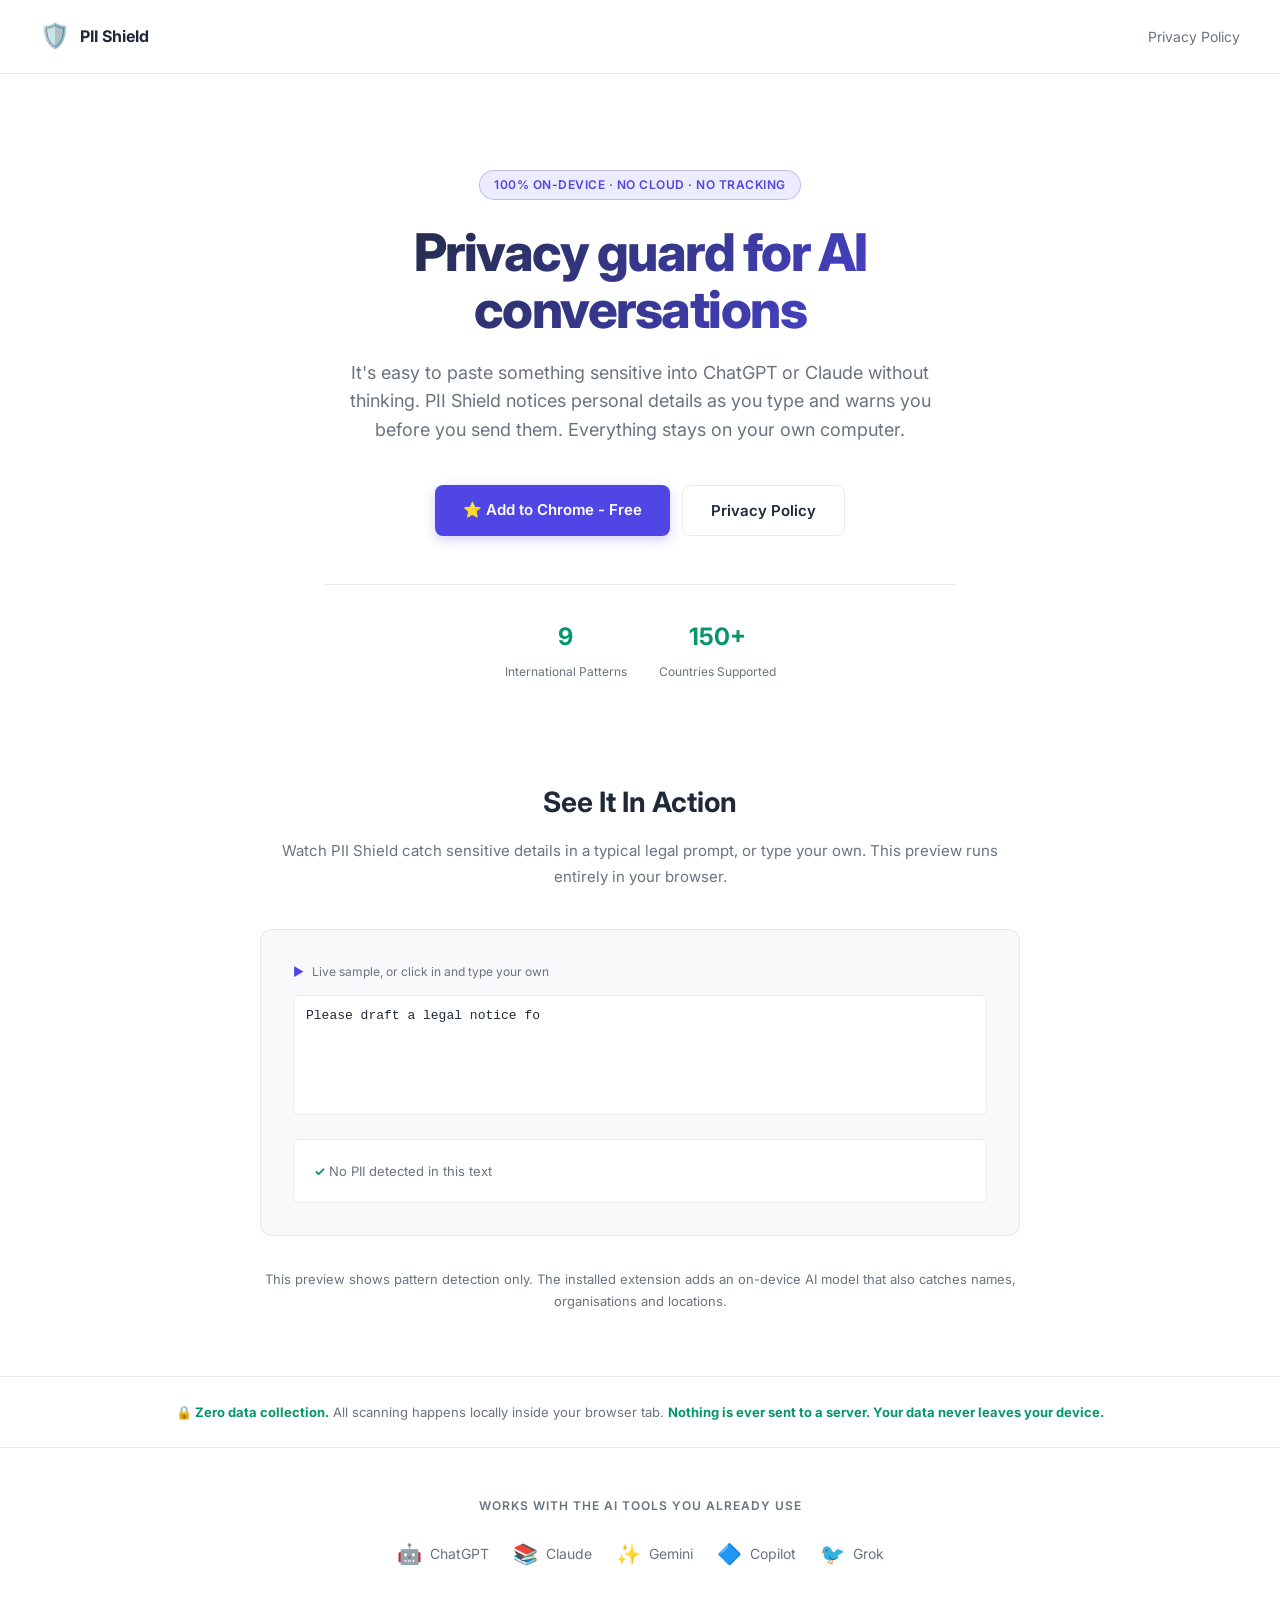
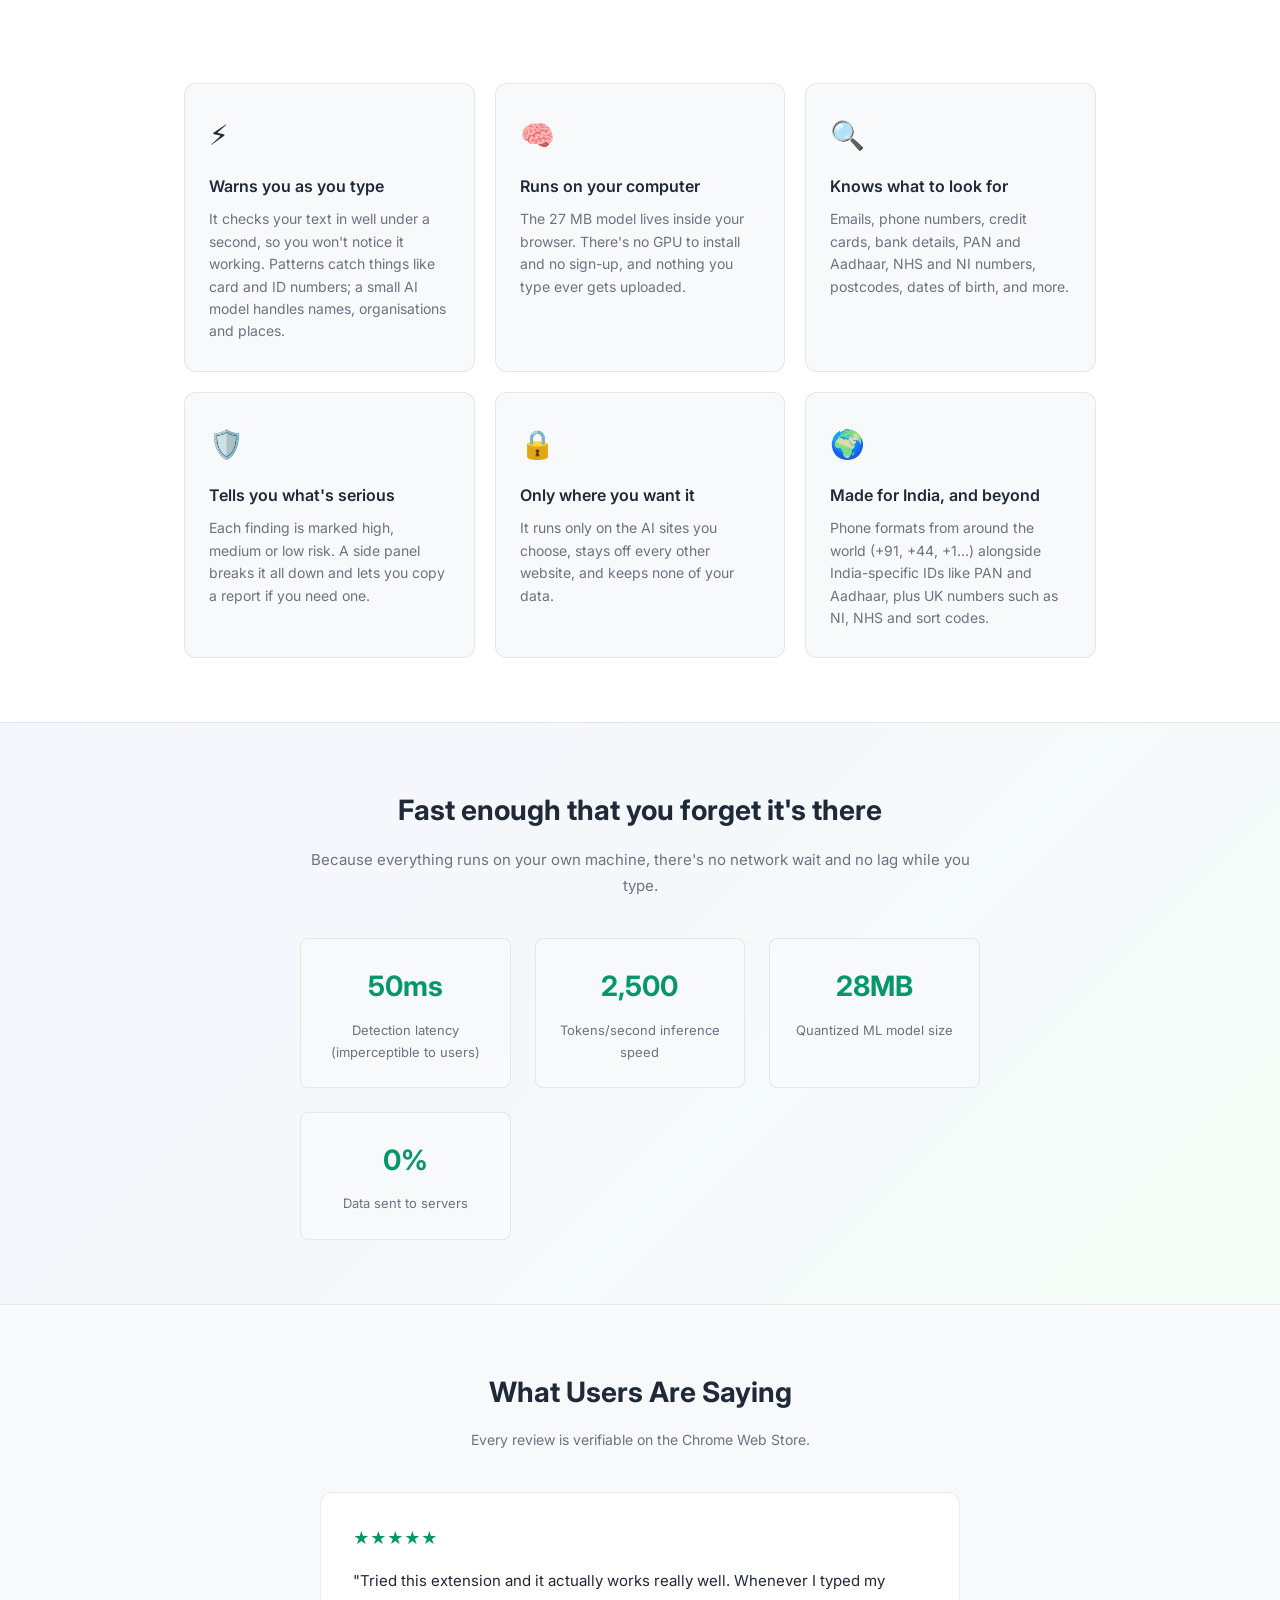
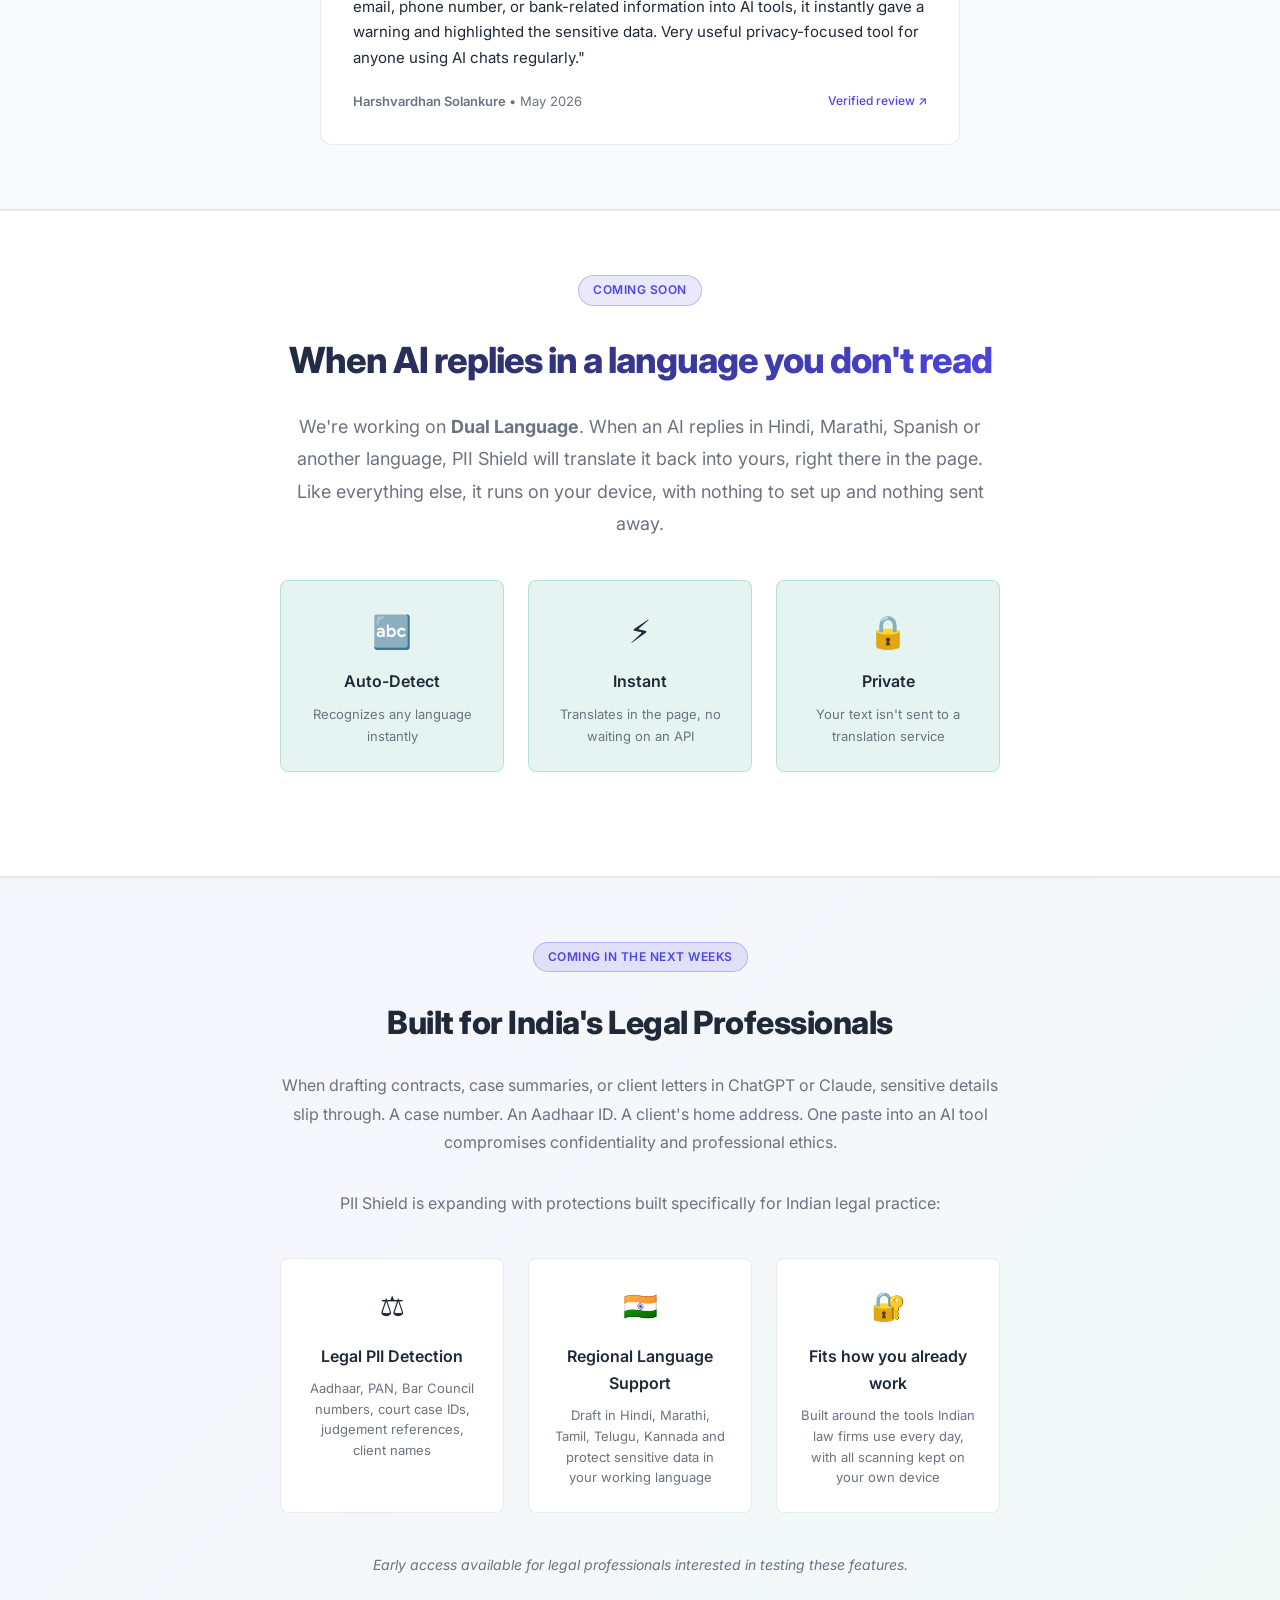
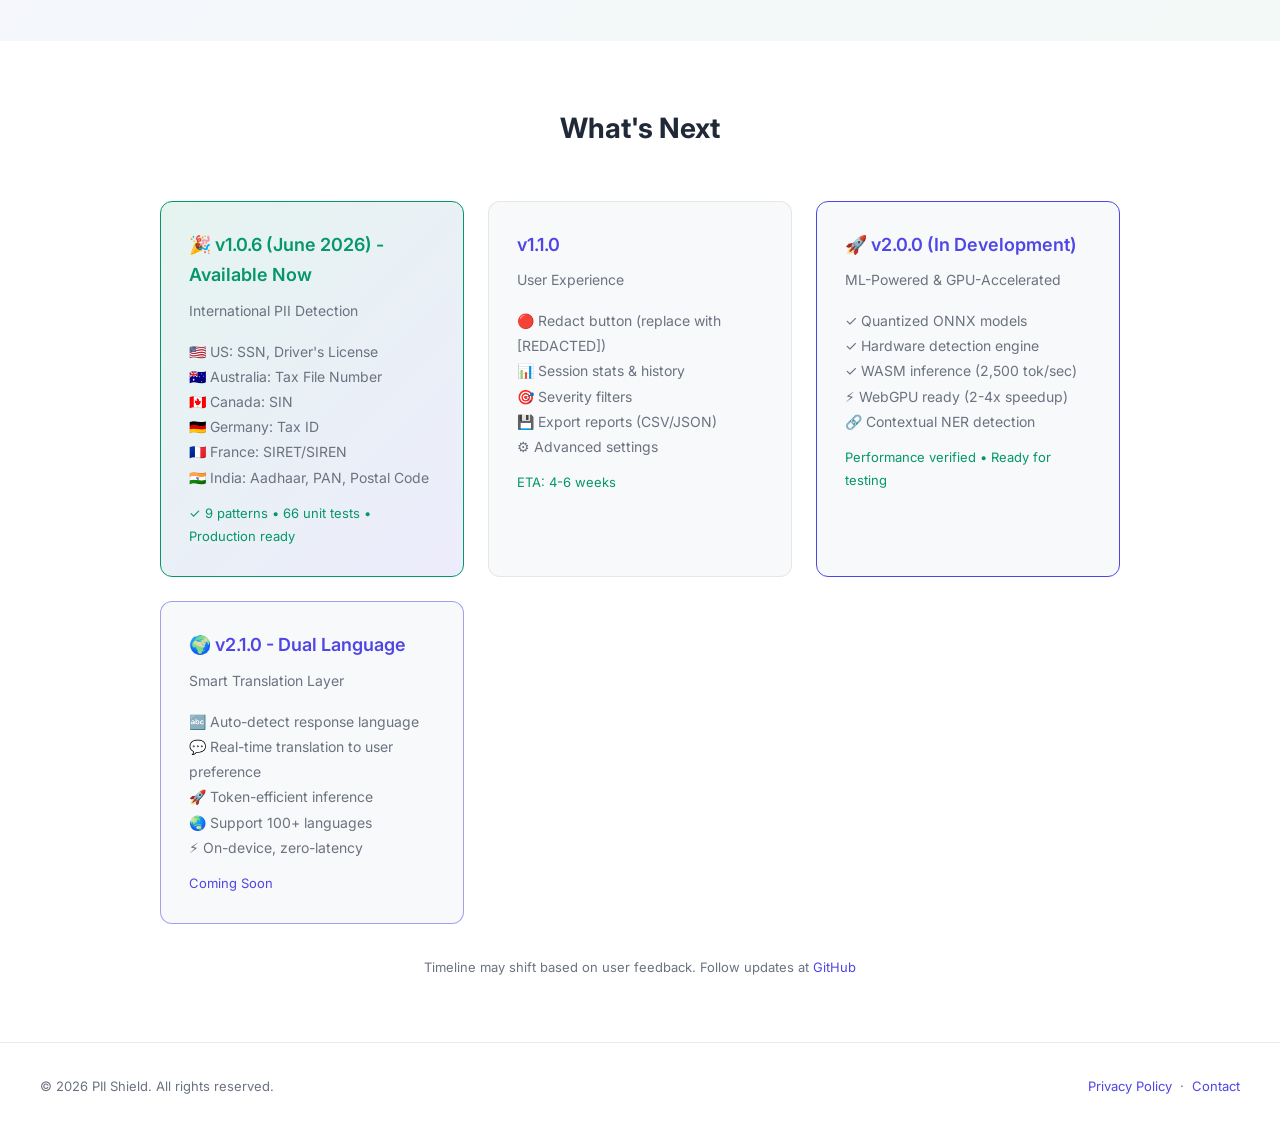
<file: index.html>
<!DOCTYPE html>
<html lang="en">
<head>
  <meta charset="UTF-8">
  <meta name="viewport" content="width=device-width, initial-scale=1.0">
  <title>PII Shield - Privacy Guard for AI Conversations</title>
  <meta name="description" content="PII Shield is a privacy-first Chrome extension that detects personal information in real time as you type, entirely on your device.">
  <link rel="preconnect" href="https://fonts.googleapis.com">
  <link href="https://fonts.googleapis.com/css2?family=Inter:wght@400;500;600;700;800&display=swap" rel="stylesheet">
  <style>
    *, *::before, *::after { box-sizing: border-box; margin: 0; padding: 0; }

    :root {
      --bg:       #ffffff;
      --bg2:      #f8f9fa;
      --border:   rgba(0,0,0,0.08);
      --text:     #1f2937;
      --muted:    #6b7280;
      --accent:   #4f46e5;
      --safe:     #059669;
    }

    body {
      font-family: 'Inter', system-ui, sans-serif;
      background: var(--bg);
      color: var(--text);
      line-height: 1.7;
    }

    /* Nav */
    nav {
      border-bottom: 1px solid var(--border);
      padding: 16px 40px;
      display: flex;
      align-items: center;
      justify-content: space-between;
    }

    .nav-logo { display: flex; align-items: center; gap: 10px; text-decoration: none; }
    .nav-logo-icon { font-size: 24px; }
    .nav-logo-name { font-size: 16px; font-weight: 700; color: var(--text); }

    nav a.nav-link {
      color: var(--muted);
      text-decoration: none;
      font-size: 14px;
      transition: color 0.2s;
    }
    nav a.nav-link:hover { color: var(--text); }

    /* Hero */
    .hero {
      text-align: center;
      padding: 96px 24px 80px;
      max-width: 680px;
      margin: 0 auto;
    }

    .hero-badge {
      display: inline-block;
      background: rgba(79,70,229,0.1);
      border: 1px solid rgba(79,70,229,0.3);
      color: #4f46e5;
      font-size: 12px;
      font-weight: 600;
      padding: 4px 14px;
      border-radius: 20px;
      margin-bottom: 24px;
      letter-spacing: 0.5px;
      text-transform: uppercase;
    }

    h1 {
      font-size: clamp(30px, 9vw, 52px);
      font-weight: 800;
      letter-spacing: -1.5px;
      line-height: 1.1;
      margin-bottom: 20px;
      background: linear-gradient(135deg, #1f2937 0%, #4f46e5 100%);
      -webkit-background-clip: text;
      -webkit-text-fill-color: transparent;
    }

    .hero-sub {
      font-size: 18px;
      color: var(--muted);
      margin-bottom: 40px;
      line-height: 1.6;
    }

    .cta-row {
      display: flex;
      gap: 12px;
      justify-content: center;
      flex-wrap: wrap;
    }

    .btn-primary {
      background: var(--accent);
      color: #fff;
      padding: 12px 28px;
      border-radius: 8px;
      font-size: 15px;
      font-weight: 600;
      text-decoration: none;
      transition: all 0.2s;
      box-shadow: 0 4px 12px rgba(79,70,229,0.25);
    }
    .btn-primary:hover { opacity: 0.9; transform: translateY(-2px); box-shadow: 0 6px 16px rgba(79,70,229,0.35); }

    .btn-secondary {
      background: transparent;
      color: var(--text);
      padding: 12px 28px;
      border-radius: 8px;
      font-size: 15px;
      font-weight: 600;
      text-decoration: none;
      border: 1px solid var(--border);
      transition: all 0.2s;
    }
    .btn-secondary:hover { border-color: var(--accent); color: var(--accent); }

    /* Features */
    .features {
      max-width: 960px;
      margin: 0 auto;
      padding: 64px 24px;
      display: grid;
      grid-template-columns: repeat(auto-fit, minmax(260px, 1fr));
      gap: 20px;
    }

    .feature-card {
      background: var(--bg2);
      border: 1px solid var(--border);
      border-radius: 12px;
      padding: 28px 24px;
    }

    .feature-icon { font-size: 28px; margin-bottom: 14px; }
    .feature-title { font-size: 16px; font-weight: 600; margin-bottom: 8px; }
    .feature-desc { font-size: 14px; color: var(--muted); line-height: 1.6; }

    /* Trust bar */
    .trust-bar {
      border-top: 1px solid var(--border);
      border-bottom: 1px solid var(--border);
      padding: 24px;
      text-align: center;
    }

    .trust-bar p {
      font-size: 13px;
      color: var(--muted);
    }

    .trust-bar strong { color: var(--safe); }

    /* Footer */
    footer {
      padding: 32px 40px;
      border-top: 1px solid var(--border);
      display: flex;
      align-items: center;
      justify-content: space-between;
      font-size: 13px;
      color: var(--muted);
      flex-wrap: wrap;
      gap: 12px;
    }

    footer a { color: var(--accent); text-decoration: none; }
    footer a:hover { text-decoration: underline; }

    /* Robot mascot container */
    @media (prefers-reduced-motion: reduce) {
      #robot-container { display: none !important; }
    }
  </style>
</head>
<body>

  <nav>
    <a class="nav-logo" href="/">
      <span class="nav-logo-icon">🛡️</span>
      <span class="nav-logo-name">PII Shield</span>
    </a>
    <a class="nav-link" href="privacy-policy.html">Privacy Policy</a>
  </nav>

  <section class="hero">
    <div class="hero-badge">100% On-Device · No Cloud · No Tracking</div>
    <h1>Privacy guard for AI conversations</h1>
    <p class="hero-sub">It's easy to paste something sensitive into ChatGPT or Claude without thinking. PII Shield notices personal details as you type and warns you before you send them. Everything stays on your own computer.</p>
    <div class="cta-row">
      <a class="btn-primary" href="https://chrome.google.com/webstore/detail/lminoedimombmbpojgnefeogjfojmkpl" target="_blank">⭐ Add to Chrome - Free</a>
      <a class="btn-secondary" href="privacy-policy.html">Privacy Policy</a>
    </div>

    <!-- Quick Stats Row -->
    <div style="display: flex; justify-content: center; gap: 32px; flex-wrap: wrap; margin-top: 48px; padding-top: 32px; border-top: 1px solid var(--border);">
      <div style="text-align: center;">
        <div style="font-size: 24px; font-weight: 700; color: var(--safe);">9</div>
        <div style="font-size: 12px; color: var(--muted); margin-top: 4px;">International Patterns</div>
      </div>
      <div style="text-align: center;">
        <div style="font-size: 24px; font-weight: 700; color: var(--safe);">150+</div>
        <div style="font-size: 12px; color: var(--muted); margin-top: 4px;">Countries Supported</div>
      </div>
    </div>
  </section>

  <!-- Demo/Try It Section -->
  <section id="demoSection" style="padding: 16px 24px 64px;">
    <div class="container" style="max-width: 760px; margin: 0 auto;">
      <h2 style="font-size: 28px; font-weight: 700; text-align: center; margin-bottom: 12px; color: var(--text);">See It In Action</h2>
      <p style="text-align: center; color: var(--muted); font-size: 15px; margin-bottom: 40px;">Watch PII Shield catch sensitive details in a typical legal prompt, or type your own. This preview runs entirely in your browser.</p>

      <div style="background: var(--bg2); border: 1px solid var(--border); border-radius: 12px; padding: 32px; margin-bottom: 32px;">
        <div style="display: flex; align-items: center; gap: 8px; font-size: 12px; color: var(--muted); margin-bottom: 12px;"><span style="color: var(--accent);">▶</span> Live sample, or click in and type your own</div>

        <textarea id="demoInput" placeholder="e.g. Draft a notice for my client, PAN ABCDE1234F, case no. CRL/452/2025…" style="width: 100%; height: 120px; background: var(--bg); border: 1px solid var(--border); border-radius: 6px; padding: 12px; color: var(--text); font-family: monospace; font-size: 13px; resize: none; margin-bottom: 16px;" oninput="runDemoDetection()"></textarea>

        <div id="demoOutput" style="background: var(--bg); border: 1px solid var(--border); border-radius: 6px; padding: 12px; min-height: 60px; font-size: 13px; color: var(--muted);">
          <div style="display: flex; align-items: center; justify-content: center; height: 60px; color: var(--muted);">👆 Type or paste text to see detections</div>
        </div>
      </div>

      <p style="text-align: center; color: var(--muted); font-size: 13px;">This preview shows pattern detection only. The installed extension adds an on-device AI model that also catches names, organisations and locations.</p>
    </div>
  </section>

  <div class="trust-bar">
    <p><strong>🔒 Zero data collection.</strong> All scanning happens locally inside your browser tab. <strong style="color: var(--safe);">Nothing is ever sent to a server. Your data never leaves your device.</strong></p>
  </div>

  <!-- Supported Platforms -->
  <section style="padding: 48px 24px; text-align: center;">
    <div class="container" style="max-width: 680px; margin: 0 auto;">
      <p style="font-size: 12px; font-weight: 600; text-transform: uppercase; color: var(--muted); margin-bottom: 20px; letter-spacing: 1px;">Works with the AI tools you already use</p>
      <div style="display: flex; justify-content: center; align-items: center; gap: 24px; flex-wrap: wrap;">
        <div style="display: flex; align-items: center; gap: 8px; font-size: 14px; color: var(--muted);">
          <span style="font-size: 20px;">🤖</span> ChatGPT
        </div>
        <div style="display: flex; align-items: center; gap: 8px; font-size: 14px; color: var(--muted);">
          <span style="font-size: 20px;">📚</span> Claude
        </div>
        <div style="display: flex; align-items: center; gap: 8px; font-size: 14px; color: var(--muted);">
          <span style="font-size: 20px;">✨</span> Gemini
        </div>
        <div style="display: flex; align-items: center; gap: 8px; font-size: 14px; color: var(--muted);">
          <span style="font-size: 20px;">🔷</span> Copilot
        </div>
        <div style="display: flex; align-items: center; gap: 8px; font-size: 14px; color: var(--muted);">
          <span style="font-size: 20px;">🐦</span> Grok
        </div>
      </div>
    </div>
  </section>

  <section class="features">
    <div class="feature-card">
      <div class="feature-icon">⚡</div>
      <div class="feature-title">Warns you as you type</div>
      <div class="feature-desc">It checks your text in well under a second, so you won't notice it working. Patterns catch things like card and ID numbers; a small AI model handles names, organisations and places.</div>
    </div>
    <div class="feature-card">
      <div class="feature-icon">🧠</div>
      <div class="feature-title">Runs on your computer</div>
      <div class="feature-desc">The 27 MB model lives inside your browser. There's no GPU to install and no sign-up, and nothing you type ever gets uploaded.</div>
    </div>
    <div class="feature-card">
      <div class="feature-icon">🔍</div>
      <div class="feature-title">Knows what to look for</div>
      <div class="feature-desc">Emails, phone numbers, credit cards, bank details, PAN and Aadhaar, NHS and NI numbers, postcodes, dates of birth, and more.</div>
    </div>
    <div class="feature-card">
      <div class="feature-icon">🛡️</div>
      <div class="feature-title">Tells you what's serious</div>
      <div class="feature-desc">Each finding is marked high, medium or low risk. A side panel breaks it all down and lets you copy a report if you need one.</div>
    </div>
    <div class="feature-card">
      <div class="feature-icon">🔒</div>
      <div class="feature-title">Only where you want it</div>
      <div class="feature-desc">It runs only on the AI sites you choose, stays off every other website, and keeps none of your data.</div>
    </div>
    <div class="feature-card">
      <div class="feature-icon">🌍</div>
      <div class="feature-title">Made for India, and beyond</div>
      <div class="feature-desc">Phone formats from around the world (+91, +44, +1…) alongside India-specific IDs like PAN and Aadhaar, plus UK numbers such as NI, NHS and sort codes.</div>
    </div>
  </section>

  <!-- Performance Section -->
  <section style="padding: 64px 24px; background: linear-gradient(135deg, rgba(79,70,229,0.05), rgba(34,197,94,0.05)); border-top: 1px solid var(--border);">
    <div class="container" style="max-width: 680px; margin: 0 auto; text-align: center;">
      <h2 style="font-size: 28px; font-weight: 700; margin-bottom: 12px; color: var(--text);">Fast enough that you forget it's there</h2>
      <p style="color: var(--muted); font-size: 15px; margin-bottom: 40px;">Because everything runs on your own machine, there's no network wait and no lag while you type.</p>

      <div style="display: grid; grid-template-columns: repeat(auto-fit, minmax(200px, 1fr)); gap: 24px;">
        <div style="background: var(--bg2); border: 1px solid var(--border); border-radius: 8px; padding: 24px;">
          <div style="font-size: 28px; font-weight: 700; color: var(--safe); margin-bottom: 8px;">50ms</div>
          <div style="font-size: 13px; color: var(--muted);">Detection latency (imperceptible to users)</div>
        </div>
        <div style="background: var(--bg2); border: 1px solid var(--border); border-radius: 8px; padding: 24px;">
          <div style="font-size: 28px; font-weight: 700; color: var(--safe); margin-bottom: 8px;">2,500</div>
          <div style="font-size: 13px; color: var(--muted);">Tokens/second inference speed</div>
        </div>
        <div style="background: var(--bg2); border: 1px solid var(--border); border-radius: 8px; padding: 24px;">
          <div style="font-size: 28px; font-weight: 700; color: var(--safe); margin-bottom: 8px;">28MB</div>
          <div style="font-size: 13px; color: var(--muted);">Quantized ML model size</div>
        </div>
        <div style="background: var(--bg2); border: 1px solid var(--border); border-radius: 8px; padding: 24px;">
          <div style="font-size: 28px; font-weight: 700; color: var(--safe); margin-bottom: 8px;">0%</div>
          <div style="font-size: 13px; color: var(--muted);">Data sent to servers</div>
        </div>
      </div>
    </div>
  </section>

  <!-- Testimonials Section -->
  <section style="padding: 64px 24px; background: var(--bg2); border-top: 1px solid var(--border); border-bottom: 1px solid var(--border);">
    <div class="container" style="max-width: 640px; margin: 0 auto; text-align: center;">
      <h2 style="font-size: 28px; font-weight: 700; margin-bottom: 12px; color: var(--text);">What Users Are Saying</h2>
      <p style="color: var(--muted); font-size: 14px; margin-bottom: 40px;">Every review is verifiable on the Chrome Web Store.</p>

      <div style="background: var(--bg); border: 1px solid var(--border); border-radius: 12px; padding: 32px; text-align: left;">
        <div style="display: flex; gap: 6px; margin-bottom: 16px;">
          <span style="color: var(--safe); font-size: 16px;">★★★★★</span>
        </div>
        <p style="color: var(--text); font-size: 15px; line-height: 1.7; margin-bottom: 20px;">"Tried this extension and it actually works really well. Whenever I typed my email, phone number, or bank-related information into AI tools, it instantly gave a warning and highlighted the sensitive data. Very useful privacy-focused tool for anyone using AI chats regularly."</p>
        <div style="display: flex; align-items: center; justify-content: space-between; flex-wrap: wrap; gap: 8px;">
          <p style="font-size: 13px; color: var(--muted); font-weight: 600; margin: 0;">Harshvardhan Solankure <span style="font-weight: 400;">• May 2026</span></p>
          <a href="https://chromewebstore.google.com/detail/lminoedimombmbpojgnefeogjfojmkpl/reviews" target="_blank" rel="noopener" style="font-size: 12px; color: var(--accent); text-decoration: none; font-weight: 500;">Verified review ↗</a>
        </div>
      </div>
    </div>
  </section>

  <!-- Roadmap Section -->
  <!-- Dual Language Feature Section -->
  <section style="padding: 64px 24px; border-top: 1px solid var(--border); border-bottom: 1px solid var(--border);">
    <div class="container" style="max-width: 720px; margin: 0 auto; text-align: center;">
      <div style="display: inline-block; background: rgba(79,70,229,0.12); border: 1px solid rgba(79,70,229,0.3); color: #4f46e5; font-size: 12px; font-weight: 600; padding: 4px 14px; border-radius: 20px; margin-bottom: 24px; letter-spacing: 0.5px; text-transform: uppercase;">Coming Soon</div>

      <h2 style="font-size: 36px; font-weight: 800; letter-spacing: -1px; margin-bottom: 20px; background: linear-gradient(135deg, #1f2937 0%, #4f46e5 100%); -webkit-background-clip: text; -webkit-text-fill-color: transparent;">When AI replies in a language you don't read</h2>

      <p style="font-size: 18px; color: var(--muted); margin-bottom: 40px; line-height: 1.8;">We're working on <strong>Dual Language</strong>. When an AI replies in Hindi, Marathi, Spanish or another language, PII Shield will translate it back into yours, right there in the page. Like everything else, it runs on your device, with nothing to set up and nothing sent away.</p>

      <div style="display: grid; grid-template-columns: repeat(auto-fit, minmax(200px, 1fr)); gap: 24px; margin-bottom: 40px;">
        <div style="padding: 24px; background: rgba(5,150,105,0.1); border: 1px solid rgba(5,150,105,0.2); border-radius: 8px;">
          <div style="font-size: 32px; margin-bottom: 8px;">🔤</div>
          <div style="font-weight: 600; color: var(--text); margin-bottom: 8px;">Auto-Detect</div>
          <div style="font-size: 13px; color: var(--muted);">Recognizes any language instantly</div>
        </div>
        <div style="padding: 24px; background: rgba(5,150,105,0.1); border: 1px solid rgba(5,150,105,0.2); border-radius: 8px;">
          <div style="font-size: 32px; margin-bottom: 8px;">⚡</div>
          <div style="font-weight: 600; color: var(--text); margin-bottom: 8px;">Instant</div>
          <div style="font-size: 13px; color: var(--muted);">Translates in the page, no waiting on an API</div>
        </div>
        <div style="padding: 24px; background: rgba(5,150,105,0.1); border: 1px solid rgba(5,150,105,0.2); border-radius: 8px;">
          <div style="font-size: 32px; margin-bottom: 8px;">🔒</div>
          <div style="font-weight: 600; color: var(--text); margin-bottom: 8px;">Private</div>
          <div style="font-size: 13px; color: var(--muted);">Your text isn't sent to a translation service</div>
        </div>
      </div>
    </div>
  </section>

  <!-- Legal Professionals Section -->
  <section style="padding: 64px 24px; background: linear-gradient(135deg, rgba(79,70,229,0.05), rgba(5,150,105,0.05)); border-top: 1px solid var(--border);">
    <div class="container" style="max-width: 720px; margin: 0 auto; text-align: center;">
      <div style="display: inline-block; background: rgba(79,70,229,0.12); border: 1px solid rgba(79,70,229,0.3); color: #4f46e5; font-size: 12px; font-weight: 600; padding: 4px 14px; border-radius: 20px; margin-bottom: 24px; letter-spacing: 0.5px; text-transform: uppercase;">Coming in the Next Weeks</div>

      <h2 style="font-size: 32px; font-weight: 800; letter-spacing: -0.5px; margin-bottom: 20px; color: var(--text);">Built for India's Legal Professionals</h2>

      <p style="font-size: 16px; color: var(--muted); margin-bottom: 32px; line-height: 1.8;">When drafting contracts, case summaries, or client letters in ChatGPT or Claude, sensitive details slip through. A case number. An Aadhaar ID. A client's home address. One paste into an AI tool compromises confidentiality and professional ethics.</p>

      <p style="font-size: 16px; color: var(--muted); margin-bottom: 40px; line-height: 1.8;">PII Shield is expanding with protections built specifically for Indian legal practice:</p>

      <div style="display: grid; grid-template-columns: repeat(auto-fit, minmax(200px, 1fr)); gap: 24px; margin-bottom: 40px;">
        <div style="padding: 24px; background: var(--bg); border: 1px solid var(--border); border-radius: 8px;">
          <div style="font-size: 28px; margin-bottom: 12px;">⚖️</div>
          <div style="font-weight: 600; color: var(--text); margin-bottom: 8px;">Legal PII Detection</div>
          <div style="font-size: 13px; color: var(--muted); line-height: 1.6;">Aadhaar, PAN, Bar Council numbers, court case IDs, judgement references, client names</div>
        </div>
        <div style="padding: 24px; background: var(--bg); border: 1px solid var(--border); border-radius: 8px;">
          <div style="font-size: 28px; margin-bottom: 12px;">🇮🇳</div>
          <div style="font-weight: 600; color: var(--text); margin-bottom: 8px;">Regional Language Support</div>
          <div style="font-size: 13px; color: var(--muted); line-height: 1.6;">Draft in Hindi, Marathi, Tamil, Telugu, Kannada and protect sensitive data in your working language</div>
        </div>
        <div style="padding: 24px; background: var(--bg); border: 1px solid var(--border); border-radius: 8px;">
          <div style="font-size: 28px; margin-bottom: 12px;">🔐</div>
          <div style="font-weight: 600; color: var(--text); margin-bottom: 8px;">Fits how you already work</div>
          <div style="font-size: 13px; color: var(--muted); line-height: 1.6;">Built around the tools Indian law firms use every day, with all scanning kept on your own device</div>
        </div>
      </div>

      <p style="font-size: 14px; color: var(--muted); font-style: italic;">Early access available for legal professionals interested in testing these features.</p>
    </div>
  </section>

  <section style="padding: 64px 24px;">
    <div class="container" style="max-width: 960px; margin: 0 auto;">
      <h2 style="font-size: 28px; font-weight: 700; text-align: center; margin-bottom: 48px; color: var(--text);">What's Next</h2>

      <div style="display: grid; grid-template-columns: repeat(auto-fit, minmax(280px, 1fr)); gap: 24px;">

        <!-- v1.0.6 Card -->
        <div style="background: linear-gradient(135deg, rgba(5,150,105,0.1), rgba(79,70,229,0.1)); border: 1px solid var(--safe); border-radius: 12px; padding: 28px;">
          <div style="font-size: 18px; font-weight: 600; color: var(--safe); margin-bottom: 8px;">🎉 v1.0.6 (June 2026) - Available Now</div>
          <div style="font-size: 14px; color: var(--muted); margin-bottom: 16px;">International PII Detection</div>
          <ul style="list-style: none; padding: 0; margin: 0; font-size: 14px; color: var(--muted); line-height: 1.8;">
            <li>🇺🇸 US: SSN, Driver's License</li>
            <li>🇦🇺 Australia: Tax File Number</li>
            <li>🇨🇦 Canada: SIN</li>
            <li>🇩🇪 Germany: Tax ID</li>
            <li>🇫🇷 France: SIRET/SIREN</li>
            <li>🇮🇳 India: Aadhaar, PAN, Postal Code</li>
            <li style="margin-top: 12px; font-size: 13px; color: var(--safe);">✓ 9 patterns • 66 unit tests • Production ready</li>
          </ul>
        </div>

        <!-- v1.1.0 Card -->
        <div style="background: var(--bg2); border: 1px solid var(--border); border-radius: 12px; padding: 28px;">
          <div style="font-size: 18px; font-weight: 600; color: var(--accent); margin-bottom: 8px;">v1.1.0</div>
          <div style="font-size: 14px; color: var(--muted); margin-bottom: 16px;">User Experience</div>
          <ul style="list-style: none; padding: 0; margin: 0; font-size: 14px; color: var(--muted); line-height: 1.8;">
            <li>🔴 Redact button (replace with [REDACTED])</li>
            <li>📊 Session stats & history</li>
            <li>🎯 Severity filters</li>
            <li>💾 Export reports (CSV/JSON)</li>
            <li>⚙️ Advanced settings</li>
            <li style="margin-top: 12px; font-size: 13px; color: var(--safe);">ETA: 4-6 weeks</li>
          </ul>
        </div>

        <!-- v2.0.0 Card -->
        <div style="background: var(--bg2); border: 1px solid var(--accent); border-radius: 12px; padding: 28px;">
          <div style="font-size: 18px; font-weight: 600; color: var(--accent); margin-bottom: 8px;">🚀 v2.0.0 (In Development)</div>
          <div style="font-size: 14px; color: var(--muted); margin-bottom: 16px;">ML-Powered & GPU-Accelerated</div>
          <ul style="list-style: none; padding: 0; margin: 0; font-size: 14px; color: var(--muted); line-height: 1.8;">
            <li>✓ Quantized ONNX models</li>
            <li>✓ Hardware detection engine</li>
            <li>✓ WASM inference (2,500 tok/sec)</li>
            <li>⚡ WebGPU ready (2-4x speedup)</li>
            <li>🔗 Contextual NER detection</li>
            <li style="margin-top: 12px; font-size: 13px; color: var(--safe);">Performance verified • Ready for testing</li>
          </ul>
        </div>

        <!-- v2.1.0 Card -->
        <div style="background: var(--bg2); border: 1px solid rgba(79,70,229,0.5); border-radius: 12px; padding: 28px;">
          <div style="font-size: 18px; font-weight: 600; color: var(--accent); margin-bottom: 8px;">🌍 v2.1.0 - Dual Language</div>
          <div style="font-size: 14px; color: var(--muted); margin-bottom: 16px;">Smart Translation Layer</div>
          <ul style="list-style: none; padding: 0; margin: 0; font-size: 14px; color: var(--muted); line-height: 1.8;">
            <li>🔤 Auto-detect response language</li>
            <li>💬 Real-time translation to user preference</li>
            <li>🚀 Token-efficient inference</li>
            <li>🌏 Support 100+ languages</li>
            <li>⚡ On-device, zero-latency</li>
            <li style="margin-top: 12px; font-size: 13px; color: var(--accent);">Coming Soon</li>
          </ul>
        </div>

      </div>

      <p style="text-align: center; color: var(--muted); font-size: 13px; margin-top: 32px;">Timeline may shift based on user feedback. Follow updates at <a href="https://github.com/anisolankure/pii-shield" style="color: var(--accent); text-decoration: none;">GitHub</a></p>
    </div>
  </section>

  <footer>
    <span>© 2026 PII Shield. All rights reserved.</span>
    <span>
      <a href="privacy-policy.html">Privacy Policy</a>
      &nbsp;·&nbsp;
      <a href="mailto:hello@monfire.co.uk">Contact</a>
    </span>
  </footer>

  <script>
    // Demo detection: patterns ordered so the most specific (India-first) win on overlap
    const patterns = [
      { name: 'PAN',          regex: /\b[A-Z]{5}\d{4}[A-Z]\b/g },
      { name: 'Aadhaar',      regex: /\b\d{4}\s?\d{4}\s?\d{4}\b/g },
      { name: 'Case Number',  regex: /\b[A-Z]{2,4}[\/\-]\d{1,6}[\/\-]\d{4}\b/g },
      { name: 'Email',        regex: /([a-z0-9._%-]+@[a-z0-9.-]+\.[a-z]{2,})/gi },
      { name: 'Phone',        regex: /(\+91[\s-]?\d{5}[\s-]?\d{5}|\+?1?\s*\(?[0-9]{3}\)?[\s.-]?[0-9]{3}[\s.-]?[0-9]{4})/g },
      { name: 'Credit Card',  regex: /(\b\d{4}[\s-]?\d{4}[\s-]?\d{4}[\s-]?\d{4}\b)/g },
      { name: 'SSN',          regex: /(\d{3}-\d{2}-\d{4})/g },
      { name: 'UK Postcode',  regex: /\b([A-Z]{1,2}\d[A-Z\d]? ?\d[A-Z]{2})\b/gi },
    ];

    function runDemoDetection() {
      const input = document.getElementById('demoInput').value;
      const output = document.getElementById('demoOutput');

      if (!input.trim()) {
        output.innerHTML = '<div style="display: flex; align-items: center; justify-content: center; height: 60px; color: var(--muted);">👆 Type or paste text to see detections</div>';
        return;
      }

      // Overlap-aware: once a span is claimed by a more specific pattern,
      // later patterns can't re-report the same characters.
      const claimed = [];
      const found = [];
      const overlaps = (s, e) => claimed.some(r => s < r.e && e > r.s);

      patterns.forEach(p => {
        for (const m of input.matchAll(p.regex)) {
          const s = m.index, e = m.index + m[0].length;
          if (overlaps(s, e)) continue;
          claimed.push({ s, e });
          found.push({ type: p.name, match: m[0], index: s });
        }
      });

      found.sort((a, b) => a.index - b.index);

      if (found.length > 0) {
        let html = `<div style="padding: 8px;"><strong style="color: var(--accent);">⚠️ ${found.length} sensitive item${found.length > 1 ? 's' : ''} caught before you hit send</strong><div style="margin-top: 12px;">`;
        found.forEach(f => {
          html += `<div style="padding: 6px 0; border-bottom: 1px solid var(--border); font-size: 12px;"><span style="color: var(--safe); font-weight: 500;">${f.type}:</span> <code style="background: rgba(79,70,229,0.1); padding: 2px 6px; border-radius: 3px;">${f.match}</code></div>`;
        });
        html += '</div></div>';
        output.innerHTML = html;
      } else {
        output.innerHTML = '<div style="padding: 8px; color: var(--muted);"><strong style="color: var(--safe);">✓</strong> No PII detected in this text</div>';
      }
    }

    // ── Auto-playing demo ────────────────────────────────────────────────
    const DEMO_SAMPLE = "Please draft a legal notice for my client Rajesh Kumar (PAN ABCDE1234F, Aadhaar 1234 5678 9012) regarding case no. CRL/452/2025. Reach him at rajesh.kumar@example.com or +91 98765 43210.";
    let autoActive = false;
    let autoTimer = null;

    function setVal(ta, v) {
      const sy = window.scrollY;
      ta.value = v;
      window.scrollTo(0, sy);
    }

    function stopAutoDemo() {
      if (!autoActive) return;
      autoActive = false;
      clearTimeout(autoTimer);
      const ta = document.getElementById('demoInput');
      setVal(ta, '');
      runDemoDetection();
    }

    function runAutoDemo() {
      const ta = document.getElementById('demoInput');

      // On touch devices (mobile/tablet) programmatic textarea writes cause
      // iOS Safari / Android Chrome to scroll the element into view mid-page.
      // Skip the auto-demo — users can still type manually.
      if (window.matchMedia('(hover: none) and (pointer: coarse)').matches) return;

      const reduced = window.matchMedia('(prefers-reduced-motion: reduce)').matches;

      // Reduced motion: show the finished sample with detections, no typing/loop.
      if (reduced) {
        setVal(ta, DEMO_SAMPLE);
        runDemoDetection();
        return;
      }

      autoActive = true;
      let i = 0;

      function type() {
        if (!autoActive) return;
        setVal(ta, DEMO_SAMPLE.slice(0, i));
        runDemoDetection();
        i++;
        if (i <= DEMO_SAMPLE.length) {
          autoTimer = setTimeout(type, 32);
        } else {
          // Hold the result, then reset and loop
          autoTimer = setTimeout(() => {
            if (!autoActive) return;
            setVal(ta, '');
            runDemoDetection();
            autoTimer = setTimeout(() => { if (autoActive) { i = 0; type(); } }, 900);
          }, 3800);
        }
      }
      type();
    }

    document.addEventListener('DOMContentLoaded', () => {
      const ta = document.getElementById('demoInput');
      const section = document.getElementById('demoSection');
      if (!ta || !section) return;

      // Stop the auto-demo the moment a real user starts typing or pasting.
      ta.addEventListener('keydown', stopAutoDemo);
      ta.addEventListener('paste', stopAutoDemo);

      // Start the auto-demo once the section scrolls into view (once only).
      const io = new IntersectionObserver((entries) => {
        entries.forEach(entry => {
          if (entry.isIntersecting) {
            io.disconnect();
            runAutoDemo();
          }
        });
      }, { threshold: 0.4 });
      io.observe(section);
    });
  </script>

</body>
</html>
</file>
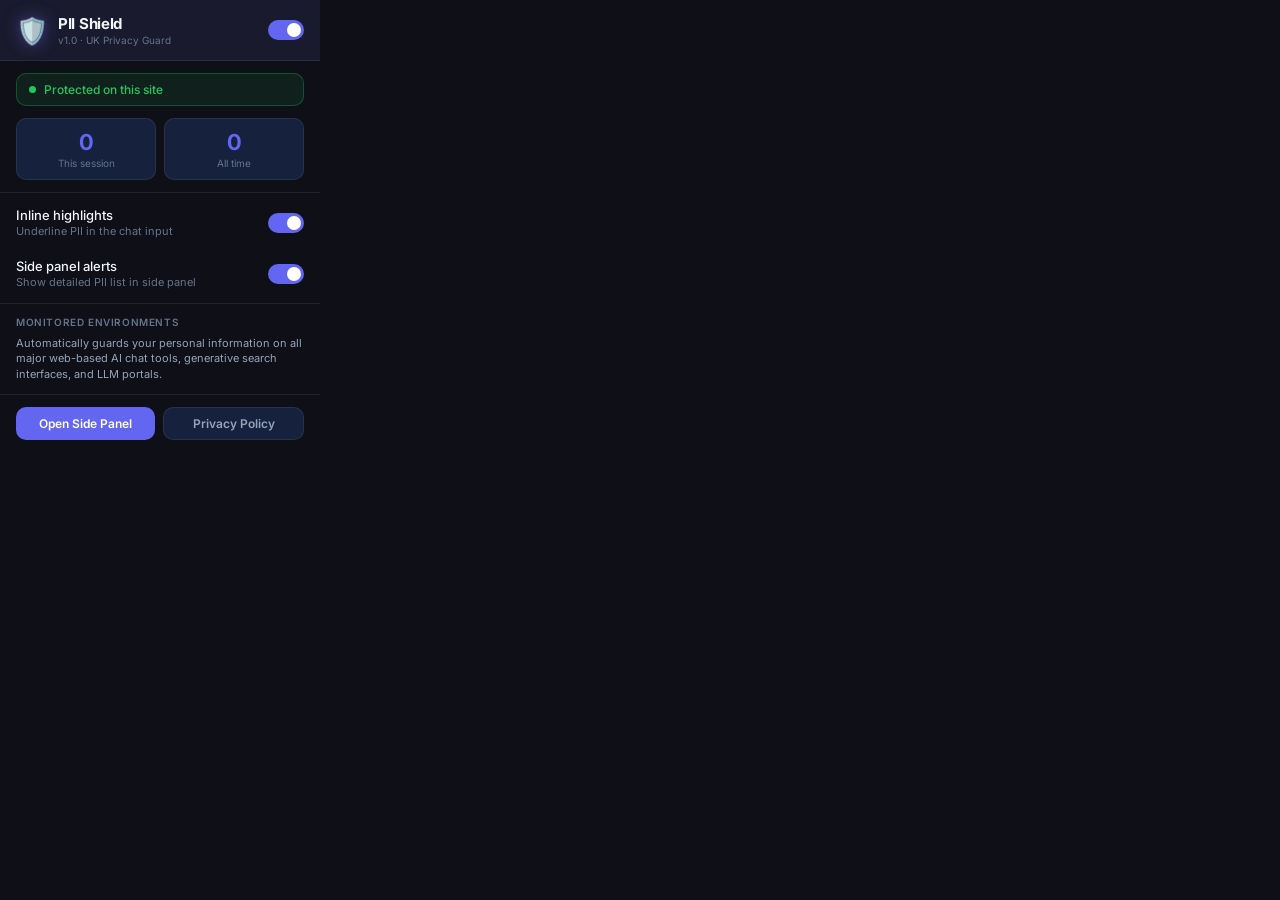
<file: popup.html>
<!DOCTYPE html>
<html lang="en">
<head>
  <meta charset="UTF-8">
  <meta name="viewport" content="width=device-width, initial-scale=1.0">
  <title>PII Shield</title>
  <link rel="preconnect" href="https://fonts.googleapis.com">
  <link href="https://fonts.googleapis.com/css2?family=Inter:wght@400;500;600;700&display=swap" rel="stylesheet">
  <link rel="stylesheet" href="popup.css">
</head>
<body>
  <div id="popup">
    <!-- Header -->
    <div id="pop-header">
      <div id="pop-logo">🛡️</div>
      <div>
        <div id="pop-title">PII Shield</div>
        <div id="pop-version">v1.0 · UK Privacy Guard</div>
      </div>
      <label class="toggle" id="master-toggle-wrap" title="Enable/disable protection">
        <input type="checkbox" id="master-toggle" checked>
        <span class="slider"></span>
      </label>
    </div>

    <!-- Status chip -->
    <div id="pop-status-chip" class="status-active">
      <span id="status-dot"></span>
      <span id="status-text">Protected on this site</span>
    </div>

    <!-- Quick stats -->
    <div id="pop-stats">
      <div class="stat-box">
        <div class="stat-num" id="stat-session">0</div>
        <div class="stat-lbl">This session</div>
      </div>
      <div class="stat-box">
        <div class="stat-num" id="stat-total">0</div>
        <div class="stat-lbl">All time</div>
      </div>
    </div>

    <!-- Settings -->
    <div id="pop-settings">
      <div class="setting-row">
        <div class="setting-info">
          <div class="setting-label">Inline highlights</div>
          <div class="setting-desc">Underline PII in the chat input</div>
        </div>
        <label class="toggle">
          <input type="checkbox" id="toggle-highlight" checked>
          <span class="slider"></span>
        </label>
      </div>
      <div class="setting-row">
        <div class="setting-info">
          <div class="setting-label">Side panel alerts</div>
          <div class="setting-desc">Show detailed PII list in side panel</div>
        </div>
        <label class="toggle">
          <input type="checkbox" id="toggle-sidepanel" checked>
          <span class="slider"></span>
        </label>
      </div>
    </div>

    <!-- Coverage -->
    <div id="pop-coverage">
      <div class="coverage-title">Monitored Environments</div>
      <p style="font-size: 11px; color: var(--dim); line-height: 1.4; margin-top: 2px;">
        Automatically guards your personal information on all major web-based AI chat tools, generative search interfaces, and LLM portals.
      </p>
    </div>

    <!-- Actions -->
    <div id="pop-actions">
      <button id="btn-open-panel">Open Side Panel</button>
      <button id="btn-privacy" class="btn-secondary">Privacy Policy</button>
    </div>
  </div>

  <script src="popup.js"></script>
</body>
</html>
</file>
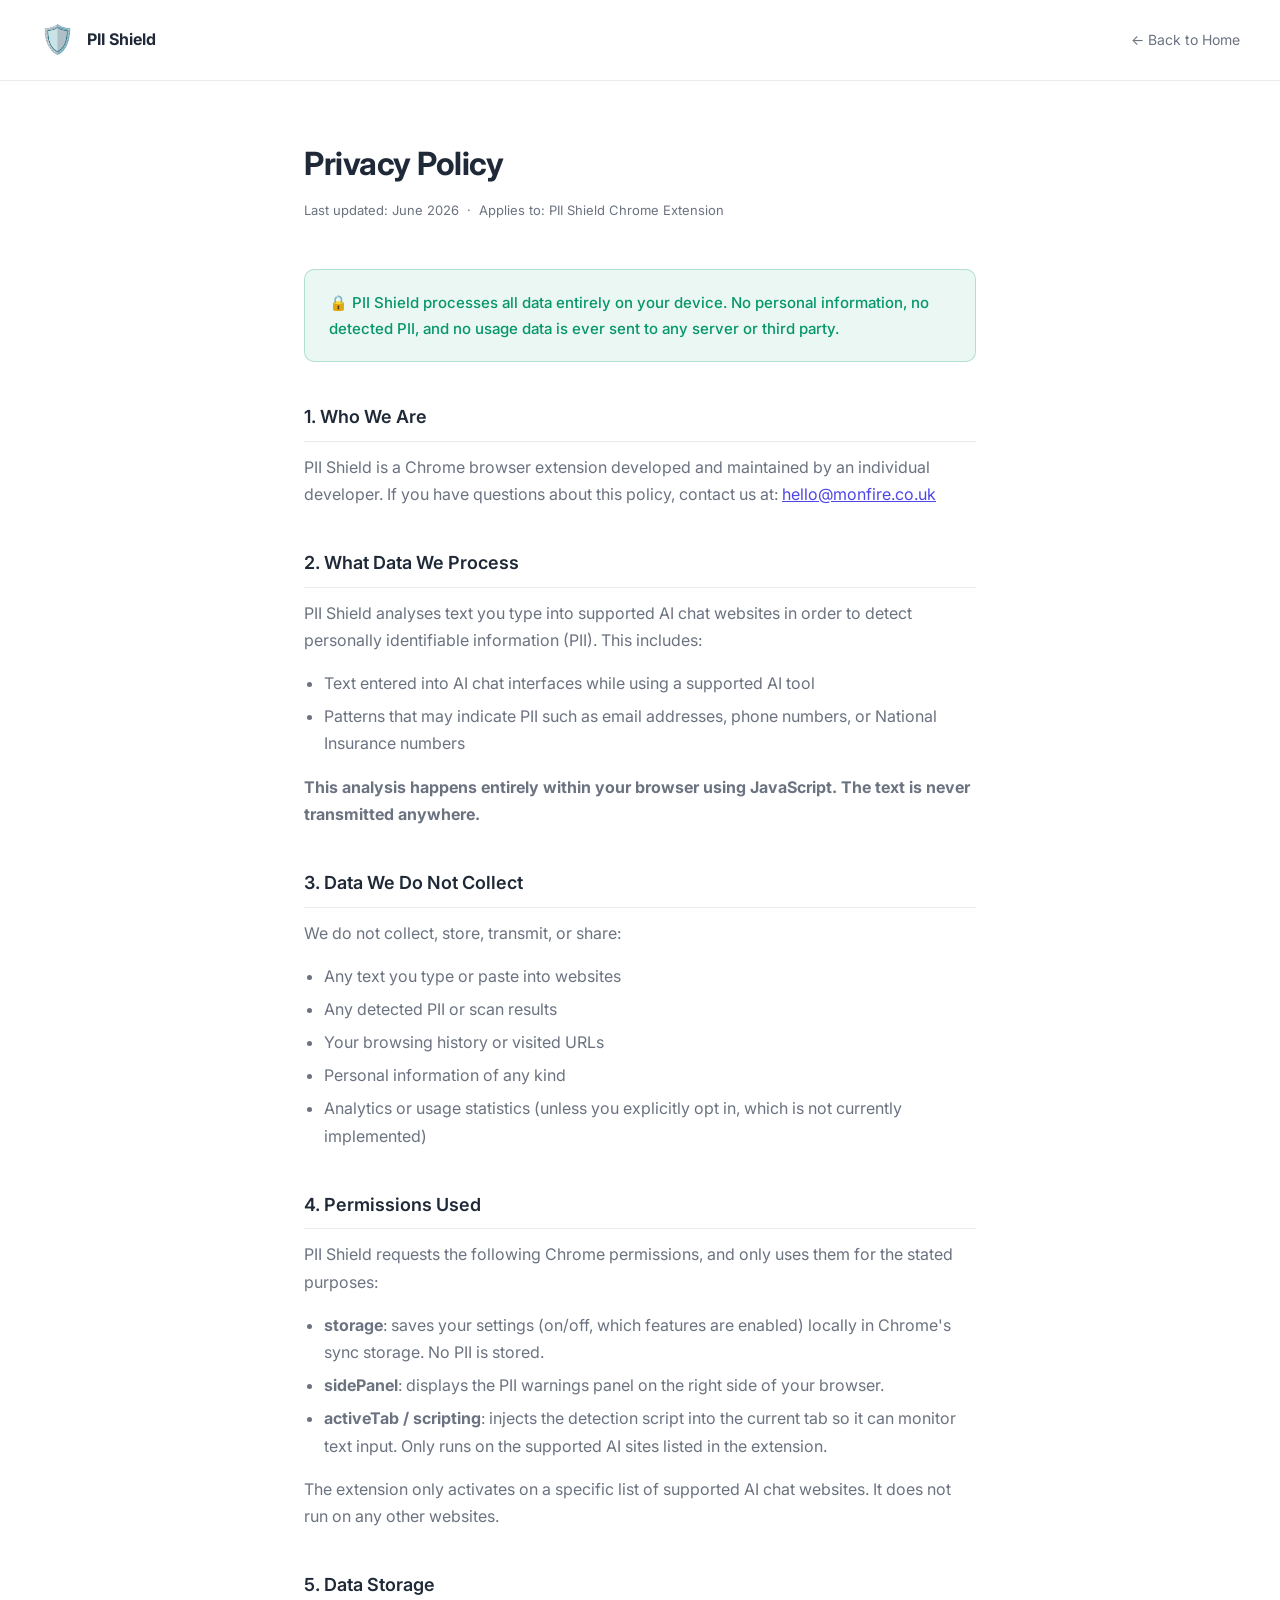
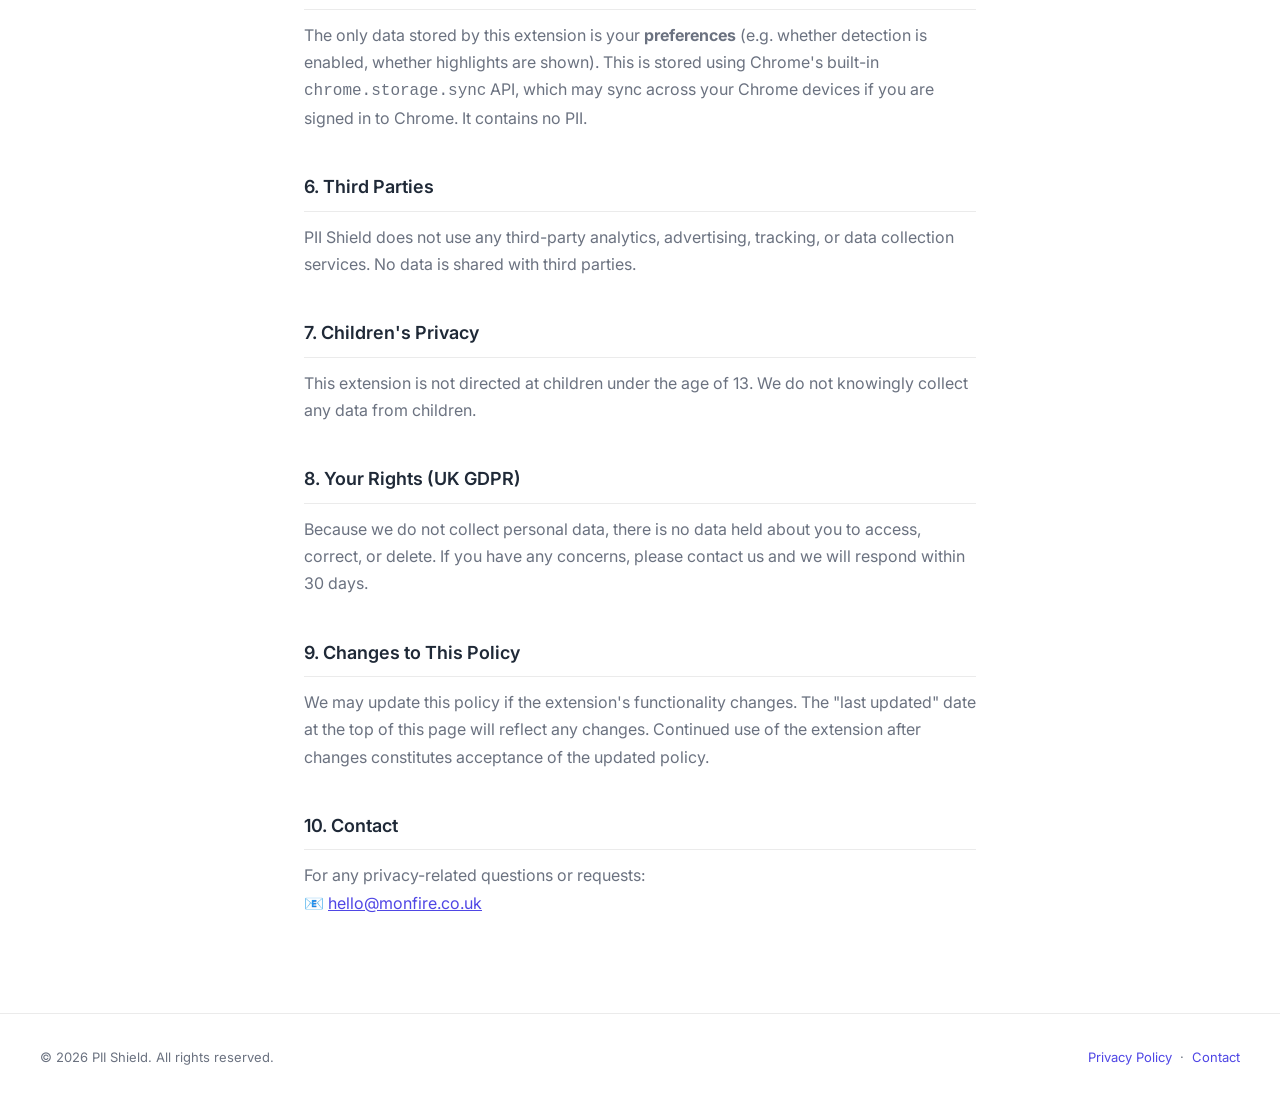
<file: privacy-policy.html>
<!DOCTYPE html>
<html lang="en">
<head>
  <meta charset="UTF-8">
  <meta name="viewport" content="width=device-width, initial-scale=1.0">
  <title>Privacy Policy | PII Shield</title>
  <meta name="description" content="Privacy policy for PII Shield Chrome extension. Learn how we handle your data.">
  <link rel="preconnect" href="https://fonts.googleapis.com">
  <link href="https://fonts.googleapis.com/css2?family=Inter:wght@400;500;600;700&display=swap" rel="stylesheet">
  <style>
    *, *::before, *::after { box-sizing: border-box; margin: 0; padding: 0; }

    :root {
      --bg:       #ffffff;
      --bg2:      #f8f9fa;
      --border:   rgba(0,0,0,0.08);
      --text:     #1f2937;
      --muted:    #6b7280;
      --accent:   #4f46e5;
      --safe:     #059669;
    }

    body {
      font-family: 'Inter', system-ui, sans-serif;
      background: var(--bg);
      color: var(--text);
      line-height: 1.7;
      font-size: 16px;
    }

    header {
      background: var(--bg);
      border-bottom: 1px solid var(--border);
      padding: 16px 40px;
    }

    .container {
      max-width: 720px;
      margin: 0 auto;
      padding: 0 24px;
    }

    .logo {
      display: flex;
      align-items: center;
      gap: 12px;
      text-decoration: none;
    }

    .logo-icon { font-size: 28px; }

    .logo-name {
      font-size: 18px;
      font-weight: 700;
      color: var(--text);
    }

    .logo-sub {
      font-size: 12px;
      color: var(--muted);
    }

    main {
      padding: 56px 0 80px;
    }

    h1 {
      font-size: 32px;
      font-weight: 700;
      letter-spacing: -0.5px;
      margin-bottom: 8px;
    }

    .last-updated {
      font-size: 13px;
      color: var(--muted);
      margin-bottom: 48px;
    }

    h2 {
      font-size: 18px;
      font-weight: 600;
      margin: 40px 0 12px;
      color: var(--text);
      padding-bottom: 8px;
      border-bottom: 1px solid var(--border);
    }

    p { margin-bottom: 16px; color: var(--muted); }

    ul {
      margin: 0 0 16px 20px;
      color: var(--muted);
    }

    ul li { margin-bottom: 6px; }

    .highlight-box {
      background: rgba(5, 150, 105, 0.08);
      border: 1px solid rgba(5, 150, 105, 0.25);
      border-radius: 10px;
      padding: 20px 24px;
      margin: 32px 0;
    }

    .highlight-box p {
      color: var(--safe);
      font-weight: 500;
      margin: 0;
      font-size: 15px;
    }

    .highlight-box p::before {
      content: "🔒 ";
    }

    a { color: var(--accent); }

    footer {
      border-top: 1px solid var(--border);
      padding: 32px 40px;
      display: flex;
      align-items: center;
      justify-content: space-between;
      font-size: 13px;
      color: var(--muted);
      flex-wrap: wrap;
      gap: 12px;
    }
  </style>
</head>
<body>

  <header style="border-bottom: 1px solid var(--border); padding: 16px 40px; display: flex; align-items: center; justify-content: space-between;">
    <a class="logo" href="/" style="display: flex; align-items: center; gap: 12px; text-decoration: none;">
      <div class="logo-icon">🛡️</div>
      <div>
        <div class="logo-name" style="font-size: 16px; font-weight: 700; color: var(--text);">PII Shield</div>
      </div>
    </a>
    <a href="/" style="color: var(--muted); text-decoration: none; font-size: 14px; transition: color 0.2s;">← Back to Home</a>
  </header>

  <main>
    <div class="container">

      <h1>Privacy Policy</h1>
      <p class="last-updated">Last updated: June 2026 &nbsp;·&nbsp; Applies to: PII Shield Chrome Extension</p>

      <div class="highlight-box">
        <p>PII Shield processes all data entirely on your device. No personal information, no detected PII, and no usage data is ever sent to any server or third party.</p>
      </div>

      <h2>1. Who We Are</h2>
      <p>PII Shield is a Chrome browser extension developed and maintained by an individual developer. If you have questions about this policy, contact us at: <a href="mailto:hello@monfire.co.uk">hello@monfire.co.uk</a></p>

      <h2>2. What Data We Process</h2>
      <p>PII Shield analyses text you type into supported AI chat websites in order to detect personally identifiable information (PII). This includes:</p>
      <ul>
        <li>Text entered into AI chat interfaces while using a supported AI tool</li>
        <li>Patterns that may indicate PII such as email addresses, phone numbers, or National Insurance numbers</li>
      </ul>
      <p><strong>This analysis happens entirely within your browser using JavaScript. The text is never transmitted anywhere.</strong></p>

      <h2>3. Data We Do Not Collect</h2>
      <p>We do not collect, store, transmit, or share:</p>
      <ul>
        <li>Any text you type or paste into websites</li>
        <li>Any detected PII or scan results</li>
        <li>Your browsing history or visited URLs</li>
        <li>Personal information of any kind</li>
        <li>Analytics or usage statistics (unless you explicitly opt in, which is not currently implemented)</li>
      </ul>

      <h2>4. Permissions Used</h2>
      <p>PII Shield requests the following Chrome permissions, and only uses them for the stated purposes:</p>
      <ul>
        <li><strong>storage</strong>: saves your settings (on/off, which features are enabled) locally in Chrome's sync storage. No PII is stored.</li>
        <li><strong>sidePanel</strong>: displays the PII warnings panel on the right side of your browser.</li>
        <li><strong>activeTab / scripting</strong>: injects the detection script into the current tab so it can monitor text input. Only runs on the supported AI sites listed in the extension.</li>
      </ul>
      <p>The extension only activates on a specific list of supported AI chat websites. It does not run on any other websites.</p>

      <h2>5. Data Storage</h2>
      <p>The only data stored by this extension is your <strong>preferences</strong> (e.g. whether detection is enabled, whether highlights are shown). This is stored using Chrome's built-in <code>chrome.storage.sync</code> API, which may sync across your Chrome devices if you are signed in to Chrome. It contains no PII.</p>

      <h2>6. Third Parties</h2>
      <p>PII Shield does not use any third-party analytics, advertising, tracking, or data collection services. No data is shared with third parties.</p>

      <h2>7. Children's Privacy</h2>
      <p>This extension is not directed at children under the age of 13. We do not knowingly collect any data from children.</p>

      <h2>8. Your Rights (UK GDPR)</h2>
      <p>Because we do not collect personal data, there is no data held about you to access, correct, or delete. If you have any concerns, please contact us and we will respond within 30 days.</p>

      <h2>9. Changes to This Policy</h2>
      <p>We may update this policy if the extension's functionality changes. The "last updated" date at the top of this page will reflect any changes. Continued use of the extension after changes constitutes acceptance of the updated policy.</p>

      <h2>10. Contact</h2>
      <p>For any privacy-related questions or requests:<br>
      📧 <a href="mailto:hello@monfire.co.uk">hello@monfire.co.uk</a></p>

    </div>
  </main>

  <footer>
    <span>© 2026 PII Shield. All rights reserved.</span>
    <span>
      <a href="privacy-policy.html" style="color: var(--accent); text-decoration: none;">Privacy Policy</a>
      &nbsp;·&nbsp;
      <a href="mailto:hello@monfire.co.uk" style="color: var(--accent); text-decoration: none;">Contact</a>
    </span>
  </footer>

</body>
</html>
</file>
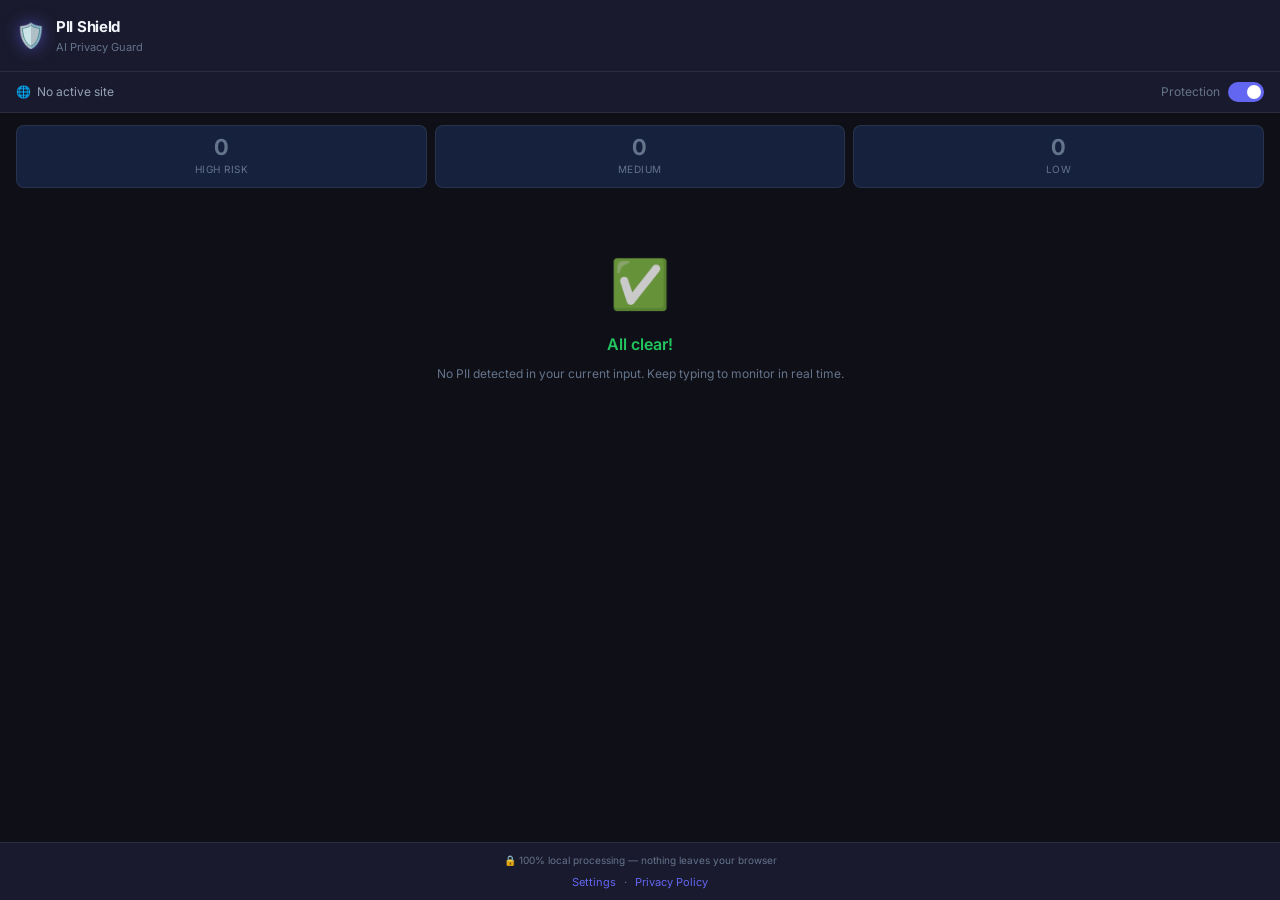
<file: sidepanel.html>
<!DOCTYPE html>
<html lang="en">
<head>
  <meta charset="UTF-8">
  <meta name="viewport" content="width=device-width, initial-scale=1.0">
  <title>PII Shield</title>
  <link rel="preconnect" href="https://fonts.googleapis.com">
  <link href="https://fonts.googleapis.com/css2?family=Inter:wght@400;500;600;700&display=swap" rel="stylesheet">
  <link rel="stylesheet" href="sidepanel.css">
</head>
<body>
  <div id="app">
    <!-- Header -->
    <header id="sp-header">
      <div id="sp-logo">
        <div id="sp-icon">🛡️</div>
        <div>
          <div id="sp-title">PII Shield</div>
          <div id="sp-subtitle">AI Privacy Guard</div>
        </div>
      </div>
      <div id="sp-badge-wrap">
        <div id="sp-count-badge" class="hidden">0</div>
        <button id="sp-clear-btn" title="Clear all findings" class="hidden">Clear</button>
      </div>
    </header>

    <!-- Status bar -->
    <div id="sp-status-bar">
      <div id="sp-site-info">
        <span id="sp-site-icon">🌐</span>
        <span id="sp-site-name">No active site</span>
      </div>
      <div id="sp-toggle-row">
        <span>Protection</span>
        <label class="toggle">
          <input type="checkbox" id="sp-enabled-toggle" checked>
          <span class="slider"></span>
        </label>
      </div>
    </div>

    <!-- Summary cards -->
    <div id="sp-summary">
      <div class="summary-card" id="card-high">
        <div class="card-count" id="count-high">0</div>
        <div class="card-label">High Risk</div>
      </div>
      <div class="summary-card" id="card-medium">
        <div class="card-count" id="count-medium">0</div>
        <div class="card-label">Medium</div>
      </div>
      <div class="summary-card" id="card-low">
        <div class="card-count" id="count-low">0</div>
        <div class="card-label">Low</div>
      </div>
    </div>

    <!-- Findings list -->
    <div id="sp-findings-header" class="hidden">
      <span>Detected PII</span>
      <button id="sp-copy-btn" title="Copy summary to clipboard">📋 Copy</button>
    </div>

    <div id="sp-findings-list">
      <!-- Empty state -->
      <div id="sp-empty-state">
        <div id="sp-empty-icon">✅</div>
        <div id="sp-empty-title">All clear!</div>
        <div id="sp-empty-desc">No PII detected in your current input. Keep typing to monitor in real time.</div>
      </div>
    </div>

    <!-- Footer -->
    <footer id="sp-footer">
      <div id="sp-privacy-note">🔒 100% local processing — nothing leaves your browser</div>
      <div id="sp-footer-links">
        <a href="#" id="sp-settings-link">Settings</a>
        <span>·</span>
        <a href="https://anisolankure.github.io/pii-shield/privacy-policy" target="_blank">Privacy Policy</a>
      </div>
    </footer>
  </div>

  <script src="sidepanel.js"></script>
</body>
</html>
</file>
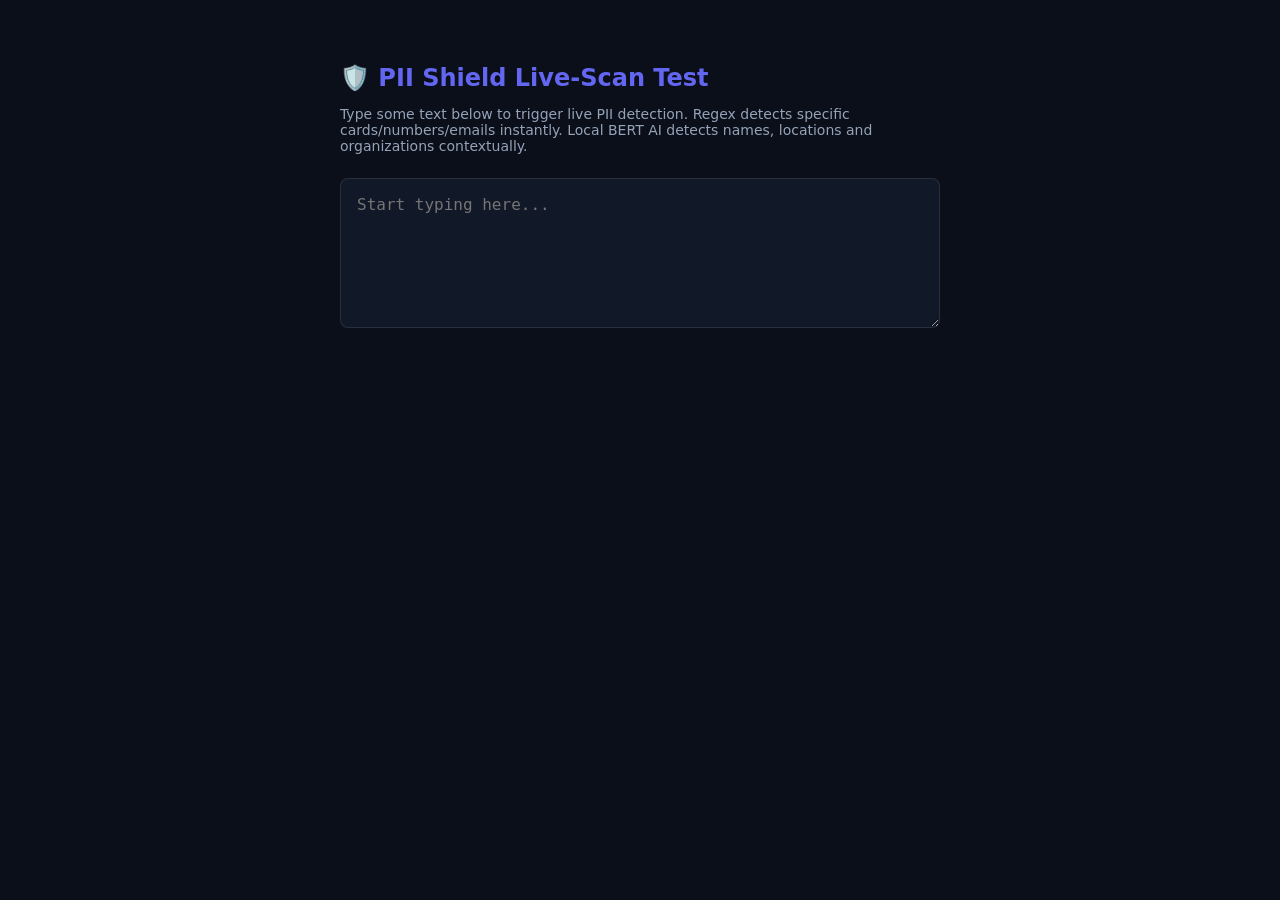
<file: test.html>
<!DOCTYPE html>
<html>
<head>
  <title>PII Shield Test Page</title>
  <style>
    body { font-family: system-ui, sans-serif; padding: 40px; background: #0b0f19; color: #f1f5f9; }
    .container { max-width: 600px; margin: 0 auto; }
    h1 { font-size: 24px; margin-bottom: 8px; color: #6366f1; }
    p { color: #94a3b8; font-size: 14px; margin-bottom: 24px; }
    textarea {
      width: 100%;
      height: 150px;
      padding: 16px;
      font-size: 16px;
      border: 1px solid rgba(255,255,255,0.1);
      background: #111827;
      color: #f1f5f9;
      border-radius: 8px;
      box-sizing: border-box;
      outline: none;
      transition: border-color 0.2s;
    }
    textarea:focus { border-color: #6366f1; }
  </style>
</head>
<body>
  <div class="container">
    <h1>🛡️ PII Shield Live-Scan Test</h1>
    <p>Type some text below to trigger live PII detection. Regex detects specific cards/numbers/emails instantly. Local BERT AI detects names, locations and organizations contextually.</p>
    <textarea id="test-textarea" placeholder="Start typing here..."></textarea>
  </div>
</body>
</html>
</file>
<file: popup.css>
/* PII Shield — Popup Styles */

*, *::before, *::after { box-sizing: border-box; margin: 0; padding: 0; }

:root {
  --bg:        #0f0f17;
  --bg2:       #1a1a2e;
  --bg3:       #16213e;
  --border:    rgba(255,255,255,0.08);
  --text:      #f1f5f9;
  --muted:     #64748b;
  --dim:       #94a3b8;
  --accent:    #6366f1;
  --safe:      #22c55e;
  --warn:      #f97316;
  --radius:    10px;
}

body {
  font-family: 'Inter', system-ui, sans-serif;
  background: var(--bg);
  color: var(--text);
  width: 320px;
  font-size: 13px;
}

#popup { padding: 0; }

/* ── Header ──────────────────────────────────────────── */
#pop-header {
  display: flex;
  align-items: center;
  gap: 10px;
  padding: 14px 16px;
  background: var(--bg2);
  border-bottom: 1px solid var(--border);
}

#pop-logo { font-size: 26px; filter: drop-shadow(0 0 8px rgba(99,102,241,0.5)); }

#pop-title {
  font-size: 15px;
  font-weight: 700;
  letter-spacing: -0.3px;
}

#pop-version { font-size: 10px; color: var(--muted); margin-top: 1px; }

#master-toggle-wrap { margin-left: auto; }

/* ── Status chip ──────────────────────────────────────── */
#pop-status-chip {
  display: flex;
  align-items: center;
  gap: 8px;
  margin: 12px 16px 0;
  padding: 8px 12px;
  border-radius: var(--radius);
  font-size: 12px;
  font-weight: 500;
}

#pop-status-chip.status-active {
  background: rgba(34,197,94,0.1);
  border: 1px solid rgba(34,197,94,0.3);
  color: var(--safe);
}

#pop-status-chip.status-inactive {
  background: rgba(100,116,139,0.1);
  border: 1px solid rgba(100,116,139,0.3);
  color: var(--muted);
}

#status-dot {
  width: 7px; height: 7px;
  border-radius: 50%;
  background: currentColor;
  flex-shrink: 0;
}

.status-active #status-dot { animation: pulse-green 2s infinite; }

@keyframes pulse-green {
  0%, 100% { box-shadow: 0 0 0 0 rgba(34,197,94,0.5); }
  50%       { box-shadow: 0 0 0 4px rgba(34,197,94,0); }
}

/* ── Stats ───────────────────────────────────────────── */
#pop-stats {
  display: grid;
  grid-template-columns: 1fr 1fr;
  gap: 8px;
  padding: 12px 16px;
}

.stat-box {
  background: var(--bg3);
  border: 1px solid var(--border);
  border-radius: var(--radius);
  padding: 10px;
  text-align: center;
}

.stat-num { font-size: 22px; font-weight: 700; color: var(--accent); }
.stat-lbl { font-size: 10px; color: var(--muted); margin-top: 2px; }

/* ── Settings ───────────────────────────────────────── */
#pop-settings {
  border-top: 1px solid var(--border);
  border-bottom: 1px solid var(--border);
  padding: 4px 0;
}

.setting-row {
  display: flex;
  align-items: center;
  justify-content: space-between;
  padding: 10px 16px;
  transition: background 0.15s;
}

.setting-row:hover { background: rgba(255,255,255,0.03); }

.setting-label { font-size: 13px; font-weight: 500; }
.setting-desc  { font-size: 11px; color: var(--muted); margin-top: 1px; }

/* Toggle (shared) */
.toggle { position: relative; display: inline-block; width: 36px; height: 20px; flex-shrink: 0; }
.toggle input { opacity: 0; width: 0; height: 0; }
.slider { position: absolute; inset: 0; background: #374151; border-radius: 20px; cursor: pointer; transition: 0.2s; }
.slider::before { content: ''; position: absolute; height: 14px; width: 14px; left: 3px; top: 3px; background: #fff; border-radius: 50%; transition: 0.2s; }
.toggle input:checked + .slider { background: var(--accent); }
.toggle input:checked + .slider::before { transform: translateX(16px); }

/* ── Coverage ────────────────────────────────────────── */
#pop-coverage { padding: 12px 16px; }

.coverage-title { font-size: 10px; font-weight: 600; text-transform: uppercase; letter-spacing: 0.6px; color: var(--muted); margin-bottom: 8px; }

.coverage-grid { display: flex; flex-wrap: wrap; gap: 6px; }

.site-chip {
  font-size: 11px;
  padding: 3px 10px;
  background: rgba(99,102,241,0.12);
  border: 1px solid rgba(99,102,241,0.3);
  color: #818cf8;
  border-radius: 99px;
  font-weight: 500;
}

/* ── Actions ─────────────────────────────────────────── */
#pop-actions {
  display: flex;
  gap: 8px;
  padding: 12px 16px 14px;
  border-top: 1px solid var(--border);
}

#pop-actions button {
  flex: 1;
  padding: 8px;
  border-radius: var(--radius);
  font-family: inherit;
  font-size: 12px;
  font-weight: 600;
  cursor: pointer;
  border: none;
  transition: all 0.15s;
}

#btn-open-panel {
  background: var(--accent);
  color: #fff;
}

#btn-open-panel:hover { background: #4f52d9; }

.btn-secondary {
  background: var(--bg3);
  color: var(--dim);
  border: 1px solid var(--border) !important;
}

.btn-secondary:hover { background: var(--bg2); color: var(--text); }
</file>
<file: sidepanel.css>
/* PII Shield — Side Panel Styles */

*, *::before, *::after { box-sizing: border-box; margin: 0; padding: 0; }

:root {
  --bg-primary:    #0f0f17;
  --bg-secondary:  #1a1a2e;
  --bg-card:       #16213e;
  --bg-hover:      #1e2847;
  --border:        rgba(255,255,255,0.08);
  --text-primary:  #f1f5f9;
  --text-muted:    #64748b;
  --text-dim:      #94a3b8;
  --accent:        #6366f1;
  --accent-glow:   rgba(99,102,241,0.3);
  --high:          #ef4444;
  --high-bg:       rgba(239,68,68,0.12);
  --medium:        #f97316;
  --medium-bg:     rgba(249,115,22,0.12);
  --low:           #eab308;
  --low-bg:        rgba(234,179,8,0.12);
  --safe:          #22c55e;
  --radius:        12px;
  --radius-sm:     8px;
}

body {
  font-family: 'Inter', system-ui, -apple-system, sans-serif;
  background: var(--bg-primary);
  color: var(--text-primary);
  font-size: 13px;
  line-height: 1.5;
  height: 100vh;
  overflow: hidden;
}

#app {
  display: flex;
  flex-direction: column;
  height: 100vh;
  overflow: hidden;
}

/* ── Header ─────────────────────────────────────────────── */

#sp-header {
  display: flex;
  align-items: center;
  justify-content: space-between;
  padding: 16px;
  background: var(--bg-secondary);
  border-bottom: 1px solid var(--border);
  flex-shrink: 0;
}

#sp-logo {
  display: flex;
  align-items: center;
  gap: 10px;
}

#sp-icon {
  font-size: 24px;
  filter: drop-shadow(0 0 8px rgba(99,102,241,0.6));
}

#sp-title {
  font-size: 15px;
  font-weight: 700;
  color: var(--text-primary);
  letter-spacing: -0.3px;
}

#sp-subtitle {
  font-size: 11px;
  color: var(--text-muted);
  font-weight: 400;
}

#sp-badge-wrap {
  display: flex;
  align-items: center;
  gap: 8px;
}

#sp-count-badge {
  background: var(--high);
  color: #fff;
  font-size: 11px;
  font-weight: 700;
  padding: 2px 8px;
  border-radius: 99px;
  min-width: 24px;
  text-align: center;
  animation: badge-pulse 2s infinite;
}

@keyframes badge-pulse {
  0%, 100% { box-shadow: 0 0 0 0 rgba(239,68,68,0.4); }
  50%       { box-shadow: 0 0 0 4px rgba(239,68,68,0); }
}

#sp-clear-btn {
  background: transparent;
  border: 1px solid var(--border);
  color: var(--text-dim);
  padding: 4px 10px;
  border-radius: var(--radius-sm);
  cursor: pointer;
  font-size: 12px;
  font-family: inherit;
  transition: all 0.15s;
}

#sp-clear-btn:hover { background: var(--bg-hover); color: var(--text-primary); }

/* ── Status Bar ──────────────────────────────────────────── */

#sp-status-bar {
  display: flex;
  align-items: center;
  justify-content: space-between;
  padding: 10px 16px;
  background: var(--bg-secondary);
  border-bottom: 1px solid var(--border);
  flex-shrink: 0;
}

#sp-site-info {
  display: flex;
  align-items: center;
  gap: 6px;
  font-size: 12px;
  color: var(--text-dim);
}

#sp-toggle-row {
  display: flex;
  align-items: center;
  gap: 8px;
  font-size: 12px;
  color: var(--text-muted);
}

/* Toggle switch */
.toggle { position: relative; display: inline-block; width: 36px; height: 20px; }
.toggle input { opacity: 0; width: 0; height: 0; }
.slider {
  position: absolute; inset: 0;
  background: #374151;
  border-radius: 20px;
  cursor: pointer;
  transition: 0.2s;
}
.slider::before {
  content: '';
  position: absolute;
  height: 14px; width: 14px;
  left: 3px; top: 3px;
  background: #fff;
  border-radius: 50%;
  transition: 0.2s;
}
.toggle input:checked + .slider { background: var(--accent); }
.toggle input:checked + .slider::before { transform: translateX(16px); }

/* ── Summary Cards ───────────────────────────────────────── */

#sp-summary {
  display: grid;
  grid-template-columns: 1fr 1fr 1fr;
  gap: 8px;
  padding: 12px 16px;
  flex-shrink: 0;
}

.summary-card {
  background: var(--bg-card);
  border: 1px solid var(--border);
  border-radius: var(--radius-sm);
  padding: 10px 8px;
  text-align: center;
  transition: all 0.2s;
}

.summary-card.has-items { cursor: pointer; }
.summary-card.has-items:hover { transform: translateY(-1px); }

#card-high.has-items   { border-color: rgba(239,68,68,0.4); background: var(--high-bg); }
#card-medium.has-items { border-color: rgba(249,115,22,0.4); background: var(--medium-bg); }
#card-low.has-items    { border-color: rgba(234,179,8,0.4); background: var(--low-bg); }

.card-count {
  font-size: 22px;
  font-weight: 700;
  line-height: 1;
  color: var(--text-muted);
  margin-bottom: 4px;
}

#card-high.has-items   .card-count { color: var(--high); }
#card-medium.has-items .card-count { color: var(--medium); }
#card-low.has-items    .card-count { color: var(--low); }

.card-label { font-size: 10px; color: var(--text-muted); text-transform: uppercase; letter-spacing: 0.5px; }

/* ── Findings Header ─────────────────────────────────────── */

#sp-findings-header {
  display: flex;
  align-items: center;
  justify-content: space-between;
  padding: 8px 16px;
  font-size: 11px;
  font-weight: 600;
  text-transform: uppercase;
  letter-spacing: 0.6px;
  color: var(--text-muted);
  border-bottom: 1px solid var(--border);
  flex-shrink: 0;
}

#sp-copy-btn {
  background: transparent;
  border: none;
  color: var(--text-muted);
  cursor: pointer;
  font-size: 11px;
  font-family: inherit;
  padding: 4px 8px;
  border-radius: var(--radius-sm);
  transition: all 0.15s;
}
#sp-copy-btn:hover { background: var(--bg-hover); color: var(--text-primary); }

/* ── Findings List ───────────────────────────────────────── */

#sp-findings-list {
  flex: 1;
  overflow-y: auto;
  padding: 8px 0;
  scrollbar-width: thin;
  scrollbar-color: var(--bg-hover) transparent;
}

#sp-findings-list::-webkit-scrollbar { width: 4px; }
#sp-findings-list::-webkit-scrollbar-thumb { background: var(--bg-hover); border-radius: 2px; }

/* Empty state */
#sp-empty-state {
  display: flex;
  flex-direction: column;
  align-items: center;
  justify-content: center;
  padding: 40px 24px;
  text-align: center;
}

#sp-empty-icon { font-size: 48px; margin-bottom: 12px; opacity: 0.8; }
#sp-empty-title { font-size: 16px; font-weight: 600; color: var(--safe); margin-bottom: 8px; }
#sp-empty-desc  { font-size: 12px; color: var(--text-muted); line-height: 1.6; }

/* Finding item */
.finding-item {
  display: flex;
  align-items: flex-start;
  gap: 10px;
  padding: 10px 16px;
  border-bottom: 1px solid var(--border);
  transition: background 0.15s;
  animation: slide-in 0.2s ease;
}

@keyframes slide-in {
  from { opacity: 0; transform: translateX(-8px); }
  to   { opacity: 1; transform: translateX(0); }
}

.finding-item:hover { background: var(--bg-hover); }

.finding-dot {
  width: 8px; height: 8px;
  border-radius: 50%;
  flex-shrink: 0;
  margin-top: 5px;
}

.finding-dot.high   { background: var(--high);   box-shadow: 0 0 6px var(--high); }
.finding-dot.medium { background: var(--medium); box-shadow: 0 0 6px var(--medium); }
.finding-dot.low    { background: var(--low);    box-shadow: 0 0 6px var(--low); }

.finding-body { flex: 1; min-width: 0; }

.finding-label {
  font-size: 12px;
  font-weight: 600;
  color: var(--text-primary);
  margin-bottom: 2px;
}

.finding-value {
  font-size: 12px;
  color: var(--text-muted);
  font-family: 'Courier New', monospace;
  background: rgba(255,255,255,0.05);
  padding: 2px 6px;
  border-radius: 4px;
  display: inline-block;
  max-width: 100%;
  overflow: hidden;
  text-overflow: ellipsis;
  white-space: nowrap;
  vertical-align: bottom;
}

.finding-badge {
  font-size: 9px;
  font-weight: 700;
  padding: 2px 6px;
  border-radius: 99px;
  text-transform: uppercase;
  letter-spacing: 0.5px;
  flex-shrink: 0;
  margin-top: 2px;
}

.finding-badge.high   { background: var(--high-bg);   color: var(--high);   border: 1px solid rgba(239,68,68,0.3); }
.finding-badge.medium { background: var(--medium-bg); color: var(--medium); border: 1px solid rgba(249,115,22,0.3); }
.finding-badge.low    { background: var(--low-bg);    color: var(--low);    border: 1px solid rgba(234,179,8,0.3); }

/* ── Footer ─────────────────────────────────────────────── */

#sp-footer {
  padding: 10px 16px;
  background: var(--bg-secondary);
  border-top: 1px solid var(--border);
  flex-shrink: 0;
}

#sp-privacy-note {
  font-size: 10px;
  color: var(--text-muted);
  text-align: center;
  margin-bottom: 6px;
}

#sp-footer-links {
  display: flex;
  align-items: center;
  justify-content: center;
  gap: 8px;
  font-size: 11px;
  color: var(--text-muted);
}

#sp-footer-links a { color: var(--accent); text-decoration: none; }
#sp-footer-links a:hover { text-decoration: underline; }

/* Utility */
.hidden { display: none !important; }

/* AI Status Bar & Pulsing dot */
#sp-ai-status {
  display: flex;
  align-items: center;
  gap: 8px;
  padding: 8px 16px;
  background: rgba(99, 102, 241, 0.04);
  border-bottom: 1px solid var(--border);
  font-size: 11px;
  font-weight: 500;
  color: var(--text-dim);
  flex-shrink: 0;
}

.ai-status-pulse {
  width: 6px;
  height: 6px;
  border-radius: 50%;
  background: var(--text-muted);
  display: inline-block;
  transition: all 0.3s;
}

.ai-status-pulse.loading {
  background: #f59e0b;
  box-shadow: 0 0 8px #f59e0b;
  animation: pulse-glow 1.5s infinite ease-in-out;
}

.ai-status-pulse.ready {
  background: var(--safe);
  box-shadow: 0 0 8px var(--safe);
}

.ai-status-pulse.offline {
  background: #ef4444;
  box-shadow: 0 0 8px #ef4444;
}

@keyframes pulse-glow {
  0%, 100% { opacity: 0.5; transform: scale(1); }
  50% { opacity: 1; transform: scale(1.2); }
}

/* Detection Source Badges */
.detection-source-badge {
  font-size: 9px;
  font-weight: 700;
  padding: 2px 6px;
  border-radius: 4px;
  text-transform: uppercase;
  letter-spacing: 0.5px;
  margin-left: 6px;
  display: inline-block;
  vertical-align: middle;
}

.detection-source-badge.ai {
  background: rgba(99, 102, 241, 0.15);
  color: #a5b4fc;
  border: 1px solid rgba(99, 102, 241, 0.4);
}

.detection-source-badge.pattern {
  background: rgba(255, 255, 255, 0.05);
  color: var(--text-muted);
  border: 1px solid var(--border);
}
</file>
